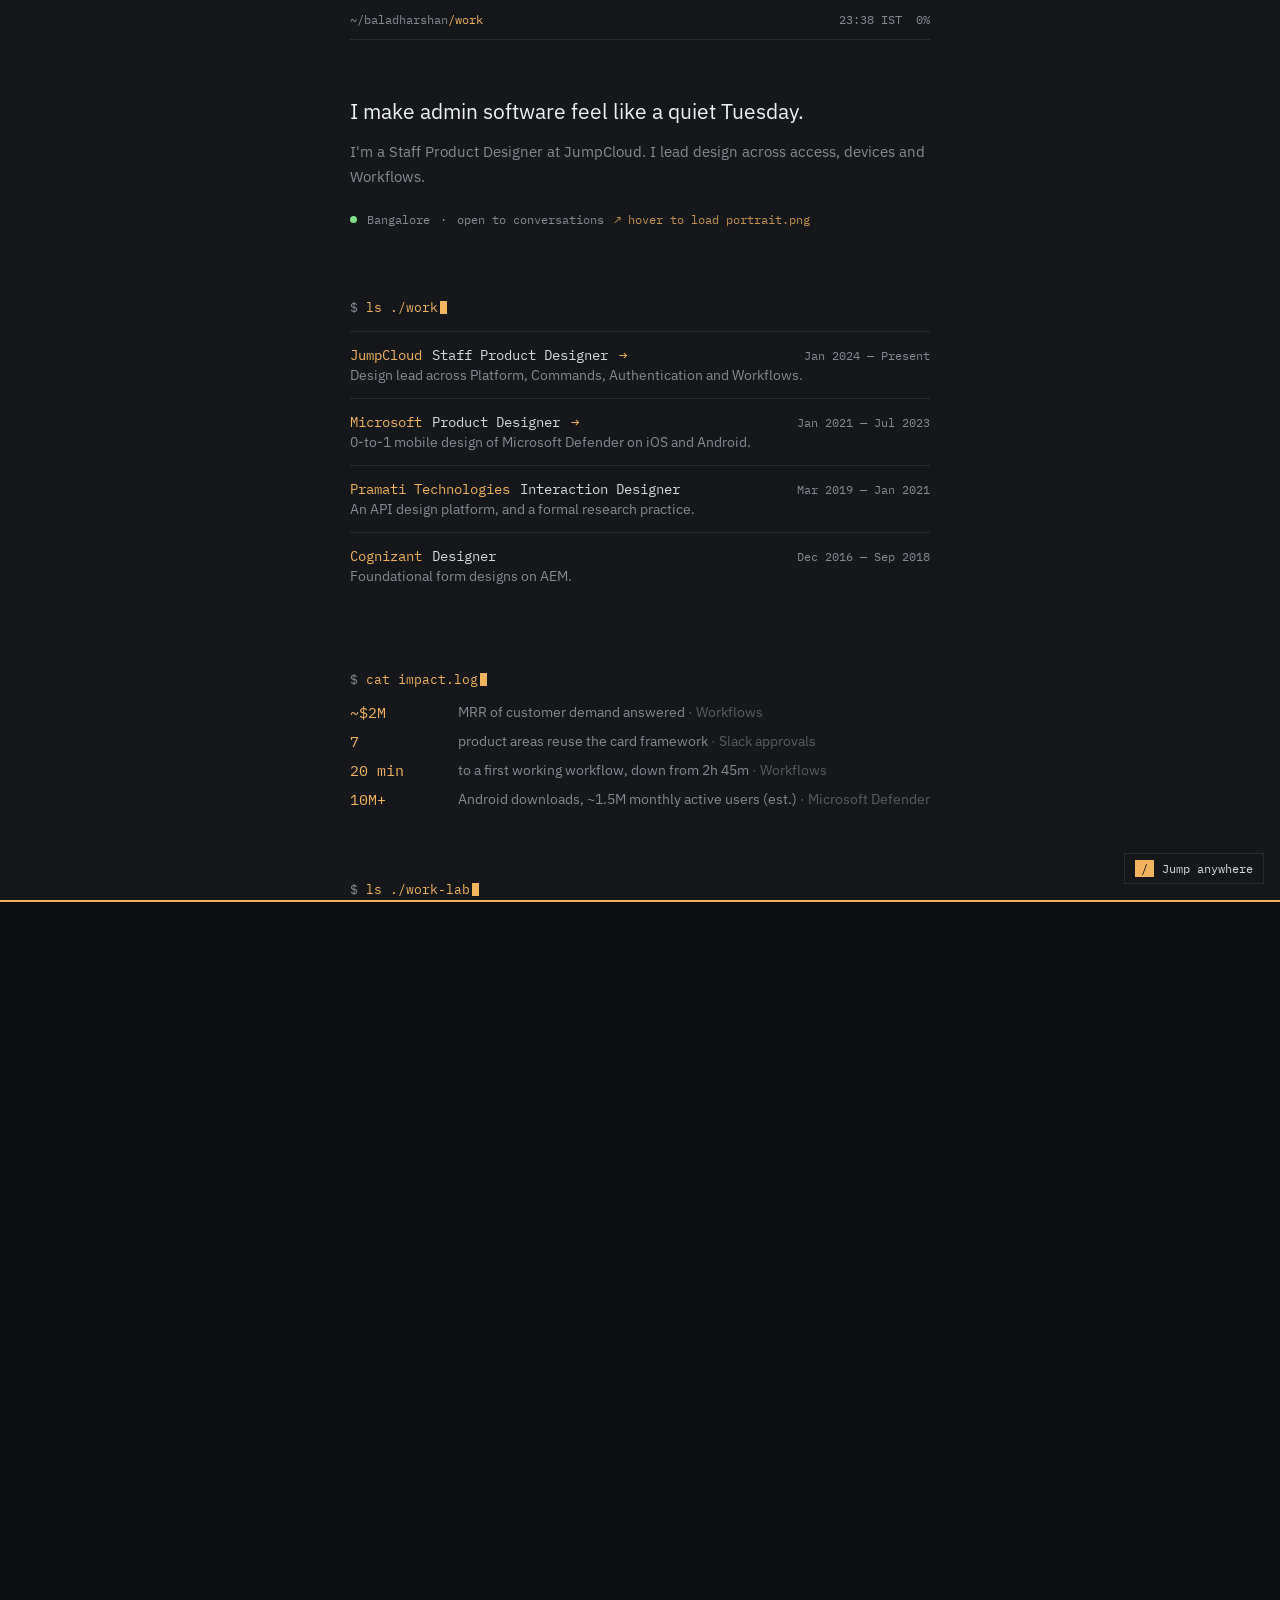
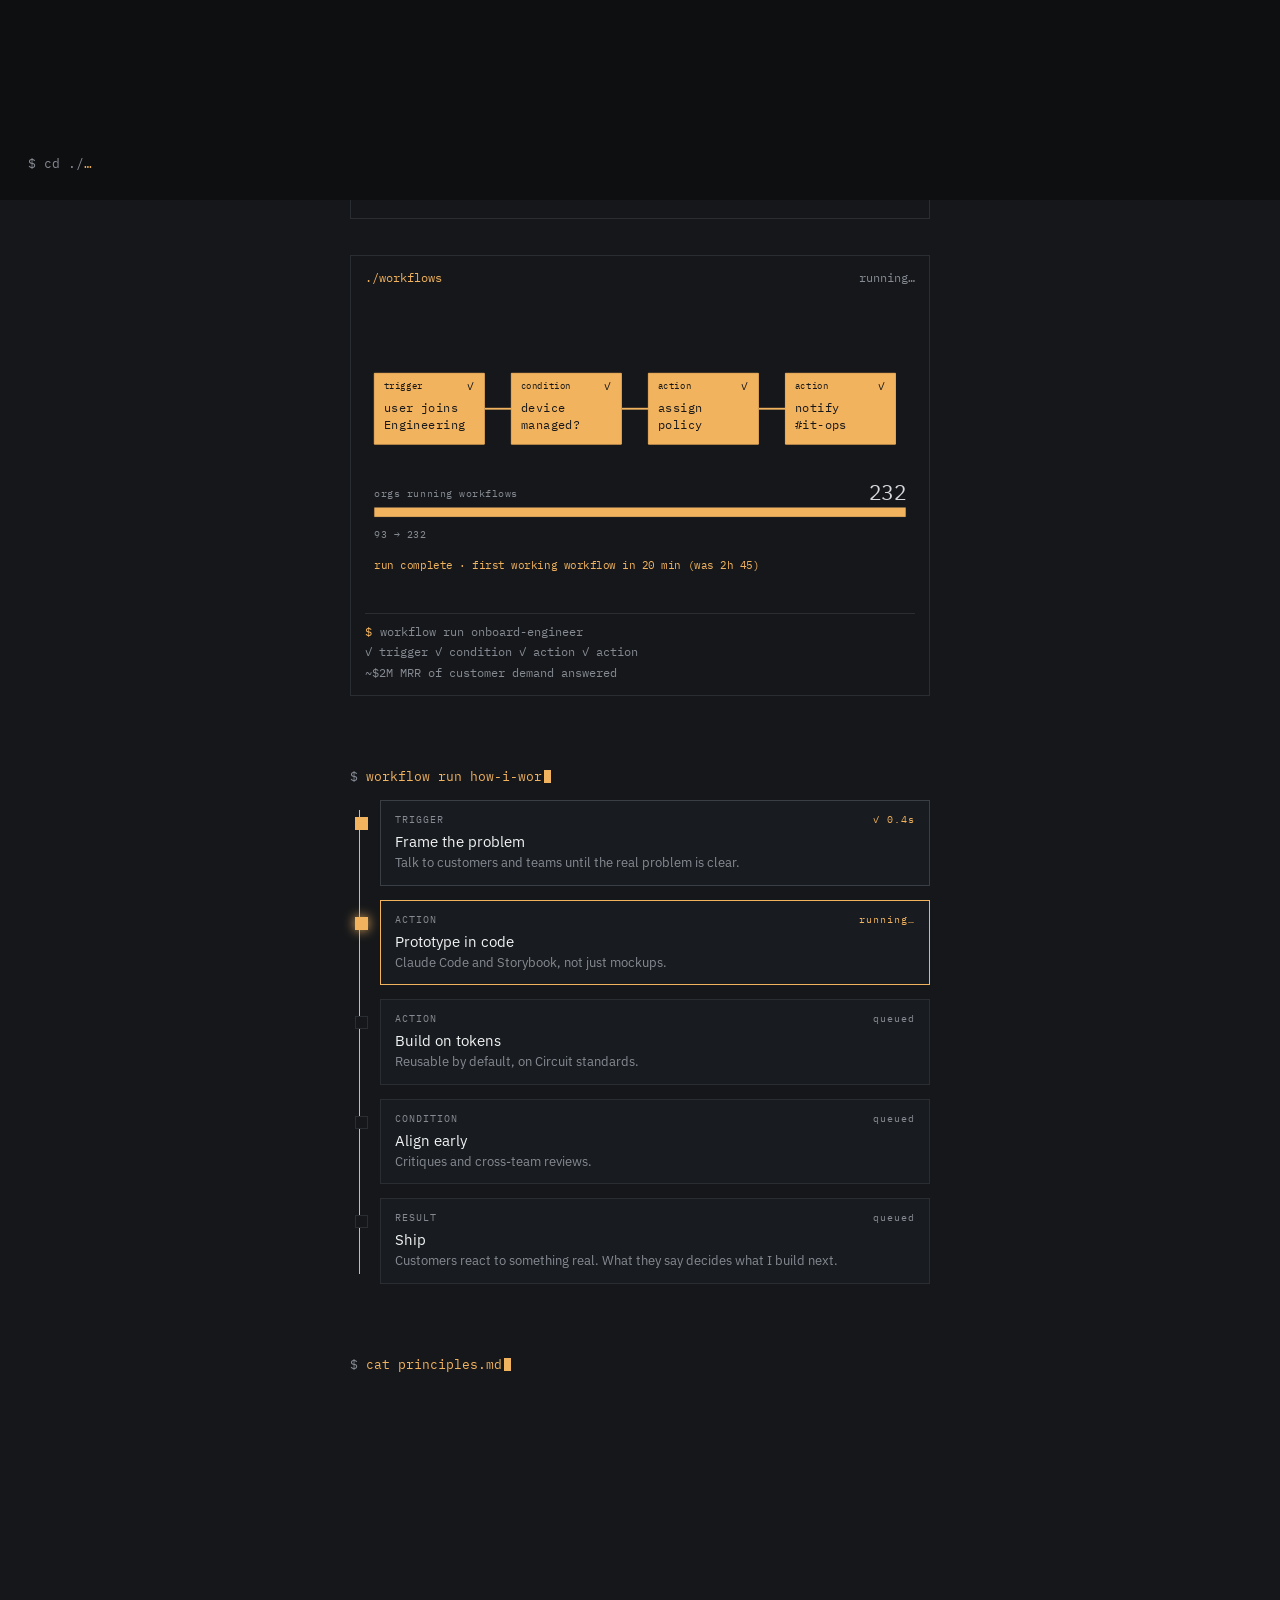
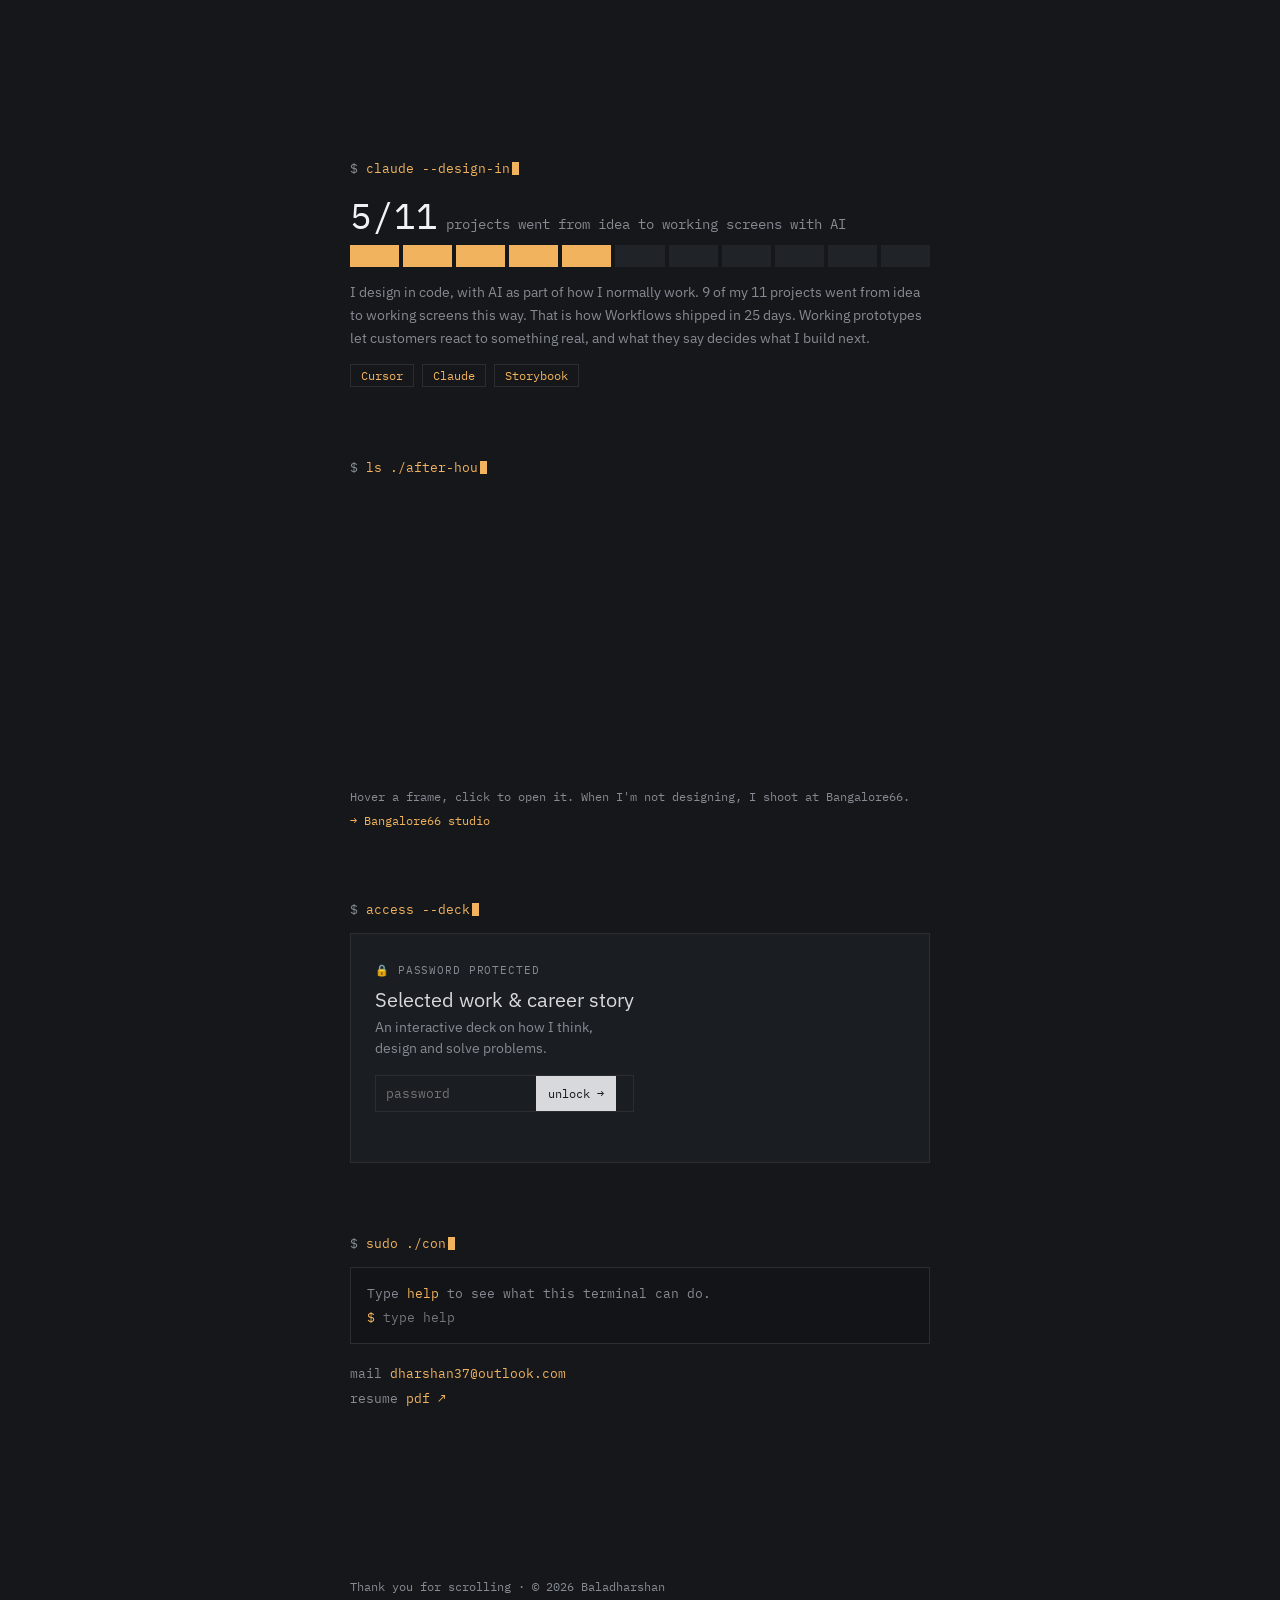
<file: 2-terminal-calm.html>
<!doctype html><html lang="en"><head><meta charset="utf-8"><meta name="viewport" content="width=device-width,initial-scale=1">
<title>Baladharshan — Staff Product Designer</title>
<meta name="description" content="Staff product designer at JumpCloud. Enterprise software, design systems, and designing in code.">
<link rel="preconnect" href="https://fonts.googleapis.com"><link rel="preconnect" href="https://fonts.gstatic.com" crossorigin>
<link href="https://fonts.googleapis.com/css2?family=IBM+Plex+Mono:wght@400&family=IBM+Plex+Sans:wght@400&family=Noto+Sans+Tamil&family=Noto+Sans+Telugu&family=Noto+Sans+Devanagari&family=Noto+Sans+Kannada&family=Noto+Sans+Malayalam&display=swap" rel="stylesheet">
<link rel="stylesheet" href="shared.css">
<style>
:root{--bg:#15171A;--fg:#D7D9DC;--muted:#868B93;--line:#2A2D32;--accent:#F2B35E;--ui:'IBM Plex Sans',system-ui,sans-serif;--mono:'IBM Plex Mono',ui-monospace,monospace;--wipe-bg:#0E0F11;--wipe-fg:var(--accent)}
::selection{background:var(--accent);color:#15171A}
main{max-width:620px;margin:0 auto;padding:80px 20px 140px}
#boot{font:13px/1.9 var(--mono);color:var(--muted);min-height:120px}
#boot .ok{color:var(--accent)}
#page{opacity:0;transition:opacity .8s}#page.on{opacity:1}
.wipe{border-top:2px solid var(--accent)}
.wipe span:before{content:"$ cd ./";color:var(--muted)}.wipe span:after{content:"…"}
/* status bar */
.status{position:sticky;top:0;background:var(--bg);font:12px var(--mono);color:var(--muted);padding:12px 0;border-bottom:1px solid var(--line);margin:-80px 0 56px;z-index:5;display:flex;justify-content:space-between;gap:12px}
.status b{color:var(--accent);font-weight:400}
.status .r{display:flex;gap:14px}
/* hero */
#hero{position:relative;outline:0}
h1{font:400 21px/1.45 var(--ui);color:#F1F2F3}
.sub{margin-top:14px;font-size:15px;line-height:1.65;color:var(--muted)}
.now{margin-top:22px;font:12px var(--mono);color:var(--muted);display:flex;gap:10px;align-items:center;flex-wrap:wrap}
.now i{width:7px;height:7px;border-radius:50%;background:#7EE08A;box-shadow:0 0 0 0 #7EE08A88;animation:pulse 2s infinite}
@keyframes pulse{70%{box-shadow:0 0 0 7px #7EE08A00}}
.now .tip{color:var(--accent);opacity:.8}
#pxwrap{position:absolute;left:calc(100% + 28px);top:-6px;width:204px;pointer-events:none}
#px{width:204px;height:240px;image-rendering:pixelated;display:block;opacity:0}#px.on{opacity:1}
#pxcap{font:11px var(--mono);color:var(--muted);margin-top:8px;min-height:14px}
@media(max-width:1060px){#pxwrap{left:auto;right:0;top:-96px;width:76px}#px{width:76px;height:90px}#pxcap{display:none}}
/* sections */
.prompt{font:13px var(--mono);color:var(--accent);margin:72px 0 14px;min-height:18px}.prompt:before{content:"$ ";color:var(--muted)}
.prompt .cur{display:inline-block;width:7px;height:13px;background:var(--accent);vertical-align:-2px;margin-left:2px;animation:bl 1s steps(1) infinite}
@keyframes bl{50%{opacity:0}}
.row{padding:14px 0;border-top:1px solid var(--line)}
.row .head{display:flex;justify-content:space-between;gap:16px;align-items:baseline}
.row h3{font:400 14px var(--mono)}.row h3 b{font-weight:400;color:var(--accent);margin-right:10px}
.row time{font:12px var(--mono);color:var(--muted)}
.row p{font-size:14px;color:var(--muted);margin-top:2px}
.row.lnk .head:hover h3:before{content:"> ";color:var(--accent);margin-left:-16px}
.row.lnk .tog{font-style:normal;transition:transform .2s;color:var(--accent);display:inline-block}.row.lnk .head:hover .tog{transform:translateX(4px)}
.kv{display:grid;grid-template-columns:92px 1fr;gap:10px 16px;font-size:14px}
.kv b{font:400 15px var(--mono);color:var(--accent)}.kv span{color:var(--muted)}.kv em{font-style:normal;opacity:.6}
/* workflow canvas */
.flow{position:relative;padding-left:30px}
.flow:before{content:"";position:absolute;left:9px;top:10px;bottom:10px;width:1px;background:var(--line)}
.flow .fill{position:absolute;left:9px;top:10px;width:1px;background:var(--accent);height:0;transition:height 3.2s linear}
.node{position:relative;border:1px solid var(--line);background:#181B1F;padding:12px 14px;margin-bottom:14px;transition:border-color .3s,background .3s}
.node:before{content:"";position:absolute;left:-26px;top:16px;width:11px;height:11px;border:1px solid var(--line);background:var(--bg);transition:all .3s}
.node .tag{font:10px var(--mono);letter-spacing:.1em;color:var(--muted);display:flex;justify-content:space-between}
.node .st{color:var(--muted)}
.node h4{font:400 15px var(--ui);margin:6px 0 2px;color:#F1F2F3}
.node p{font-size:13px;color:var(--muted);line-height:1.5}
.node.run{border-color:var(--accent)}.node.run:before{border-color:var(--accent);background:var(--accent);box-shadow:0 0 12px var(--accent)}
.node.run .st{color:var(--accent)}
.node.ok{border-color:#3a3f46}.node.ok:before{border-color:var(--accent);background:var(--accent)}.node.ok .st{color:var(--accent)}
/* principles */
.pr{display:grid;grid-template-columns:28px 1fr;gap:4px 8px;padding:12px 0;border-top:1px solid var(--line)}
.pr i{font:12px var(--mono);color:var(--accent);font-style:normal;padding-top:3px}.pr h4{font:400 15px var(--ui);color:#F1F2F3}.pr p{grid-column:2;font-size:14px;color:var(--muted);line-height:1.55}
/* ai */
.ai .cells{display:flex;gap:4px;margin:6px 0 14px}
.ai .cells span{flex:1;height:22px;background:#202328;transition:background .25s,transform .25s}
.ai .cells span.f{background:var(--accent);transform:scaleY(1)}
.ai .big{font:400 36px var(--mono);color:#F1F2F3}.ai .big small{font-size:14px;color:var(--muted);margin-left:8px}
.ai p{font-size:14px;line-height:1.65;color:var(--muted);margin-top:10px}
.chips{display:flex;gap:8px;margin-top:14px}.chips span{font:12px var(--mono);border:1px solid var(--line);padding:3px 10px;color:var(--accent)}
/* work lab: scroll-scrubbed scenes */
.wl{display:grid;gap:36px;margin:8px 0 0}
.wl-in{border:1px solid var(--line);padding:14px 14px 12px;background:var(--bg)}
.wl-h{display:flex;justify-content:space-between;font:12px var(--mono);color:var(--muted);margin-bottom:10px}.wl-h .t{color:var(--accent)}
.wl-in canvas{display:block;width:100%;height:330px}
.wl-log{font:12px/1.7 var(--mono);color:var(--muted);margin-top:10px;min-height:64px;border-top:1px solid var(--line);padding-top:8px}.wl-log i{color:var(--accent);font-style:normal;margin-right:8px}.wl-log b{color:var(--accent);font-weight:400}
.wl-hint{font:11px var(--mono);color:var(--muted);margin-top:4px}
/* photos */
.ph{display:grid;grid-template-columns:repeat(4,1fr);gap:8px}
.ph img{width:100%;aspect-ratio:1;object-fit:cover;background:#1c1f23;display:block;transition:transform .25s,outline-color .2s;outline:1px solid transparent;outline-offset:2px}
.ph img:hover,.ph img:focus-visible{transform:scale(1.04);outline-color:var(--accent)}
#phcap{font:12px var(--mono);color:var(--muted);margin-top:12px;min-height:18px}
.ph-link{font:12px var(--mono);color:var(--accent);margin-top:6px;display:inline-block}
@media(max-width:480px){.ph{grid-template-columns:repeat(2,1fr)}}
/* gate + terminal */
.gate{background:#1A1D21}
.term{font:13px/1.8 var(--mono);color:var(--muted);border:1px solid var(--line);padding:14px 16px;background:#121417;cursor:text}
#tout div{white-space:pre-wrap}#tout .c{color:var(--fg)}#tout .a{color:var(--accent)}
.tin{display:flex;gap:8px;color:var(--accent)}.tin input{flex:1;background:none;border:0;color:var(--fg);font:inherit;outline:0;caret-color:var(--accent)}
.mailrow{font:13px/1.9 var(--mono);color:var(--muted);margin-top:18px}.mailrow a{color:var(--accent)}
.thx{font:400 44px/1.2 var(--ui);color:#F1F2F3;margin-top:80px;min-height:56px}
.thx small{display:block;font:12px var(--mono);color:var(--muted);margin-top:8px}
footer{margin-top:32px;font:12px var(--mono);color:var(--muted)}
.hint b{color:#15171A}
</style><link rel="icon" type="image/svg+xml" href="data:image/svg+xml,%3Csvg xmlns='http://www.w3.org/2000/svg' viewBox='0 0 64 64'%3E%3Crect width='64' height='64' rx='14' fill='%23EEFF00'/%3E%3Ctext x='32' y='47' text-anchor='middle' font-family='Arial Narrow,Impact,Arial,sans-serif' font-weight='900' font-size='46' fill='%23211C2B'%3EB%3C/text%3E%3C/svg%3E">
</head><body>
<main>
<div id="boot"></div>
<div id="page">
  <div class="status"><span>~/baladharshan<b id="cur"></b></span><span class="r"><span id="clk"></span><span id="pct">0%</span></span></div>
  <div id="hero" tabindex="0" aria-label="Hover to load a portrait">
    <div data-drift="-0.1" data-fade="1"><h1 id="h"></h1></div><p class="sub" id="sub"></p>
    <div class="now"><i></i><span>Bangalore</span><span>·</span><span>open to conversations</span><span class="tip">↗ hover to load portrait.png</span></div>
    <div id="pxwrap" aria-hidden="true"><canvas id="px" width="272" height="320"></canvas><div id="pxcap"></div></div>
  </div>
  <div class="prompt" id="work">ls ./work</div><div id="rows"></div>
  <div class="prompt" id="impact">cat impact.log</div><div class="kv" id="kv"></div>
  <div class="prompt" id="lab">ls ./work-lab</div>
  <div class="wl" id="labs"></div>
  <div class="prompt" id="how">workflow run how-i-work</div><div class="flow" id="flow"><div class="fill"></div></div>
  <div class="prompt" id="beliefs">cat principles.md</div><div id="pr"></div>
  <div class="prompt" id="ai">claude --design-in-code</div>
  <div class="ai" id="aib"><div class="big"><span id="aicount">0</span>/<span id="aitot"></span><small>projects went from idea to working screens with AI</small></div><div class="cells" id="cells"></div><p id="aitext"></p><div class="chips" id="chips"></div></div>
  <div class="prompt" id="after">ls ./after-hours</div>
  <div class="ph" id="ph"></div><div id="phcap">Hover a frame, click to open it. When I'm not designing, I shoot at Bangalore66.</div><a class="ph-link" id="stu" target="_blank" rel="noopener"></a>
  <div class="prompt" id="deck">access --deck</div>
  <div class="gate"><div><small>🔒 Password protected</small><h3>Selected work &amp; career story</h3><p>An interactive deck on how I think, design and solve problems.</p>
  <form><input type="password" placeholder="password" aria-label="Password"><button>unlock →</button></form><div class="err"></div></div></div>
  <div class="prompt" id="contact">sudo ./contact</div>
  <div class="term" id="term"><div id="tout"></div><label class="tin">$<input id="tcmd" autocomplete="off" autocapitalize="off" spellcheck="false" aria-label="Terminal command" placeholder="type help"></label></div>
  <div class="mailrow">mail <a id="mail"></a><br>resume <a id="res" target="_blank">pdf ↗</a></div>
  <div class="thx" id="thx"></div>
  <footer>Thank you for scrolling · © 2026 Baladharshan</footer>
</div></main>
<script src="content.js"></script><script src="shared.js"></script><script src="pixel-portrait.js"></script>
<script>
const P=PF,$=id=>document.getElementById(id),reduce=matchMedia('(prefers-reduced-motion:reduce)').matches;
const THEMES={amber:'#F2B35E',green:'#7EE08A',pink:'#FF8FB1'};
const setTheme=n=>{if(!THEMES[n])return false;document.documentElement.style.setProperty('--accent',THEMES[n]);store.set('pf-theme',n);return true};
setTheme(store.get('pf-theme','amber'));
pageWipe();
// ---- content ----
$('rows').innerHTML=P.work.map(w=>w.detail
  ?`<div class="row lnk"><a class="head" data-go="${w.detail.slug}" href="company-terminal.html?c=${w.detail.slug}"><h3><b>${w.co}</b>${w.role} <i class="tog">→</i></h3><time>${w.when}</time></a><p>${w.line}</p></div>`
  :`<div class="row"><div class="head"><h3><b>${w.co}</b>${w.role}</h3><time>${w.when}</time></div><p>${w.line}</p></div>`).join('');
$('kv').innerHTML=P.impact.map(i=>`<b>${i.n}</b><span>${i.l} <em>· ${i.s}</em></span>`).join('');
const NODES=[['TRIGGER','Frame the problem',P.how[0][1],'0.4s'],['ACTION','Prototype in code',P.how[1][1],'1.2s'],['ACTION','Build on tokens',P.how[2][1],'0.8s'],['CONDITION','Align early',P.how[3][1],'0.3s'],['RESULT','Ship',"Customers react to something real. What they say decides what I build next.",'✓']];
$('flow').insertAdjacentHTML('beforeend',NODES.map(n=>`<div class="node"><div class="tag"><span>${n[0]}</span><span class="st">queued</span></div><h4>${n[1]}</h4><p>${n[2]}</p></div>`).join(''));
$('pr').innerHTML=P.principles.map((p,i)=>`<div class="pr"><i>0${i+1}</i><h4>${p[0]}</h4><p>${p[1]}</p></div>`).join('');
$('aitot').textContent=P.ai.total;$('aitext').textContent=P.ai.text;
$('cells').innerHTML=Array.from({length:P.ai.total},()=>'<span></span>').join('');
$('chips').innerHTML=P.ai.tools.map(t=>`<span>${t}</span>`).join('');
$('ph').innerHTML=P.photos.map((p,i)=>`<img src="${p.src}" data-src="${p.src}" data-cap="${p.cap}" data-i="${i}" alt="${p.cap}" loading="lazy">`).join('');
$('stu').textContent='→ '+P.studio.name+' studio';$('stu').href=P.studio.url;
$('h').textContent=P.intro;$('sub').textContent=P.sub;
$('mail').textContent=P.email;$('mail').href='mailto:'+P.email;$('res').href=P.resume;
clock($('clk'));thanksLoop($('thx'));$('thx').classList.add('thx');
$('thx').insertAdjacentHTML('afterend','');
gate(document.querySelector('.gate'));
// ---- 8-bit portrait on hover ----
pixelPortrait({src:'img/portrait.jpg',canvas:$('px'),caption:$('pxcap'),hover:$('hero'),crop:{x:330,y:140,w:694,h:817}});
// ---- photo contact sheet: each frame resolves from pixels when it scrolls in ----
lightbox('#ph img');
document.querySelectorAll('#ph img').forEach(c=>{
  const p=P.photos[c.dataset.i];
  c.onmouseenter=()=>$('phcap').textContent=p.cap;c.onmouseleave=()=>$('phcap').textContent="Hover a frame, click to open it. When I'm not designing, I shoot at Bangalore66.";
});
// ---- workflow run: nodes execute one after another ----
let ran=false;
new IntersectionObserver((es,io)=>es.forEach(e=>{if(!e.isIntersecting||ran)return;ran=true;io.disconnect();
  const ns=[...document.querySelectorAll('.node')],fill=document.querySelector('.fill');
  fill.style.height=(document.getElementById('flow').offsetHeight-20)+'px';
  ns.forEach((n,i)=>{const t=reduce?0:i*650;
    setTimeout(()=>{n.classList.add('run');n.querySelector('.st').textContent='running…'},t);
    setTimeout(()=>{n.classList.replace('run','ok');n.querySelector('.st').textContent=NODES[i][3]==='✓'?'✓ done':'✓ '+NODES[i][3]},t+(reduce?0:520))});
}),{threshold:.25}).observe($('flow'));
// ---- AI cells fill + counter ----
let aid=false;
new IntersectionObserver((es,io)=>es.forEach(e=>{if(!e.isIntersecting||aid)return;aid=true;io.disconnect();
  [...document.querySelectorAll('#cells span')].slice(0,P.ai.done).forEach((c,i)=>setTimeout(()=>{c.classList.add('f');$('aicount').textContent=i+1},reduce?0:i*110))}),{threshold:.5}).observe($('aib'));
// ---- scroll behaviours ----
progress();drift();countUps('.kv b');
const names={work:'/work',impact:'/impact',how:'/how',beliefs:'/principles',ai:'/ai',after:'/after-hours',deck:'/deck',contact:'/contact'};
spy(Object.keys(names),id=>$('cur').textContent=id?names[id]:'');
addEventListener('scroll',()=>{const h=document.documentElement;$('pct').textContent=Math.round(scrollY/(h.scrollHeight-innerHeight||1)*100)+'%'},{passive:true});
document.querySelectorAll('.prompt').forEach(p=>{p.dataset.t=p.textContent;p.textContent=''});
document.querySelectorAll('.row,.kv>*,.pr,.gate,.ph img,.mailrow,.term').forEach(e=>e.classList.add('rv'));
const typeIO=new IntersectionObserver(es=>es.forEach(e=>{if(!e.isIntersecting)return;typeIO.unobserve(e.target);const el=e.target,t=el.dataset.t;let i=0;
  const tk=()=>{i++;el.innerHTML=t.slice(0,i)+'<span class="cur"></span>';if(i<t.length)setTimeout(tk,reduce?0:32)};tk()}),{threshold:1});
document.querySelectorAll('.prompt').forEach(p=>typeIO.observe(p));
// ---- interactive terminal ----
const out=$('tout'),inp=$('tcmd'),hist=[];let hi=0;
const say=(t,c)=>{const d=document.createElement('div');if(c)d.className=c;d.innerHTML=t;out.append(d)};
const go=(href,label)=>{const a=document.createElement('a');a.href=href;a.dataset.go=label;a.style.display='none';document.body.append(a);a.click()};
const CMDS={
  help:()=>say('commands: <span class="a">whoami  work  impact  principles  photos  jumpcloud  microsoft  resume  mail  theme  thanks  clear</span>\ntry <span class="a">sudo hire-me</span>'),
  whoami:()=>say(P.full+' — '+P.role+' at '+P.company+'. '+P.sub),
  ls:()=>say('work/  impact.log  principles.md  after-hours/  deck/','a'),
  work:()=>{say('JumpCloud, Microsoft, Pramati Technologies, Cognizant. Scrolling you there.');$('work').scrollIntoView({behavior:'smooth'})},
  impact:()=>{P.impact.forEach(i=>say(i.n.padEnd(8)+i.l+' <span style="opacity:.6">· '+i.s+'</span>'));},
  principles:()=>P.principles.forEach((p,i)=>say('0'+(i+1)+' '+p[0])),
  photos:()=>{say('developing film…');$('after').scrollIntoView({behavior:'smooth'})},
  jumpcloud:()=>{say('cd ./jumpcloud');setTimeout(()=>go('company-terminal.html?c=jumpcloud','jumpcloud'),300)},
  microsoft:()=>{say('cd ./microsoft');setTimeout(()=>go('company-terminal.html?c=microsoft','microsoft'),300)},
  resume:()=>{say('opening resume.pdf');window.open(P.resume,'_blank')},
  mail:()=>{say('opening mail client…');location.href='mailto:'+P.email},
  thanks:()=>say(P.thanks.join('  ·  '),'a'),
  clear:()=>{out.innerHTML=''},
  theme:a=>{if(!a){say('themes: '+Object.keys(THEMES).join(', ')+'. usage: <span class="a">theme green</span>');return}say(setTheme(a)?'theme set to '+a:'unknown theme: '+a)},
  'sudo hire-me':()=>{say('[sudo] password for recruiter: ********','c');say('permission granted. when can you start?','a');setTimeout(()=>location.href='mailto:'+P.email+'?subject=Let%27s%20talk',900)}
};
$('term').addEventListener('click',()=>inp.focus());
inp.addEventListener('keydown',e=>{
  e.stopPropagation();
  if(e.key==='Enter'){const v=inp.value.trim();inp.value='';if(!v)return;hist.push(v);hi=hist.length;say('$ '+v,'c');
    const [c,...r]=v.split(/\s+/);const full=v.toLowerCase();
    (CMDS[full]||CMDS[c.toLowerCase()]||(()=>say('command not found: '+c+'. try <span class="a">help</span>')))(r.join(' '))}
  else if(e.key==='ArrowUp'){e.preventDefault();if(hi>0)inp.value=hist[--hi]}
  else if(e.key==='ArrowDown'){e.preventDefault();inp.value=hist[++hi]||'';}
});
say('Type <span class="a">help</span> to see what this terminal can do.');
// ---- palette ----
palette([{l:'ls ./work',h:'§',go:jump('work')},{l:'cat impact.log',h:'§',go:jump('impact')},{l:'how i work',h:'§',go:jump('how')},{l:'after hours',h:'§',go:jump('after')},{l:'access --deck',h:'🔒',go:jump('deck')},{l:'JumpCloud',h:'→',go:()=>go('company-terminal.html?c=jumpcloud','jumpcloud')},{l:'Microsoft',h:'→',go:()=>go('company-terminal.html?c=microsoft','microsoft')},{l:'contact',h:'§',go:jump('contact')}]);
// ---- boot sequence ----
const lines=['resolving profile','loading work (4)','compiling impact','mounting portrait.png'];const b=$('boot');
let n=0;const step=()=>{if(n<lines.length){b.innerHTML+=`${lines[n]}… <span class="ok">ok</span><br>`;n++;setTimeout(step,reduce?0:340)}else{setTimeout(()=>{b.remove();$('page').classList.add('on');reveal()},reduce?0:300)}};
step();
</script><script src="lab.js"></script></body></html>
</file>
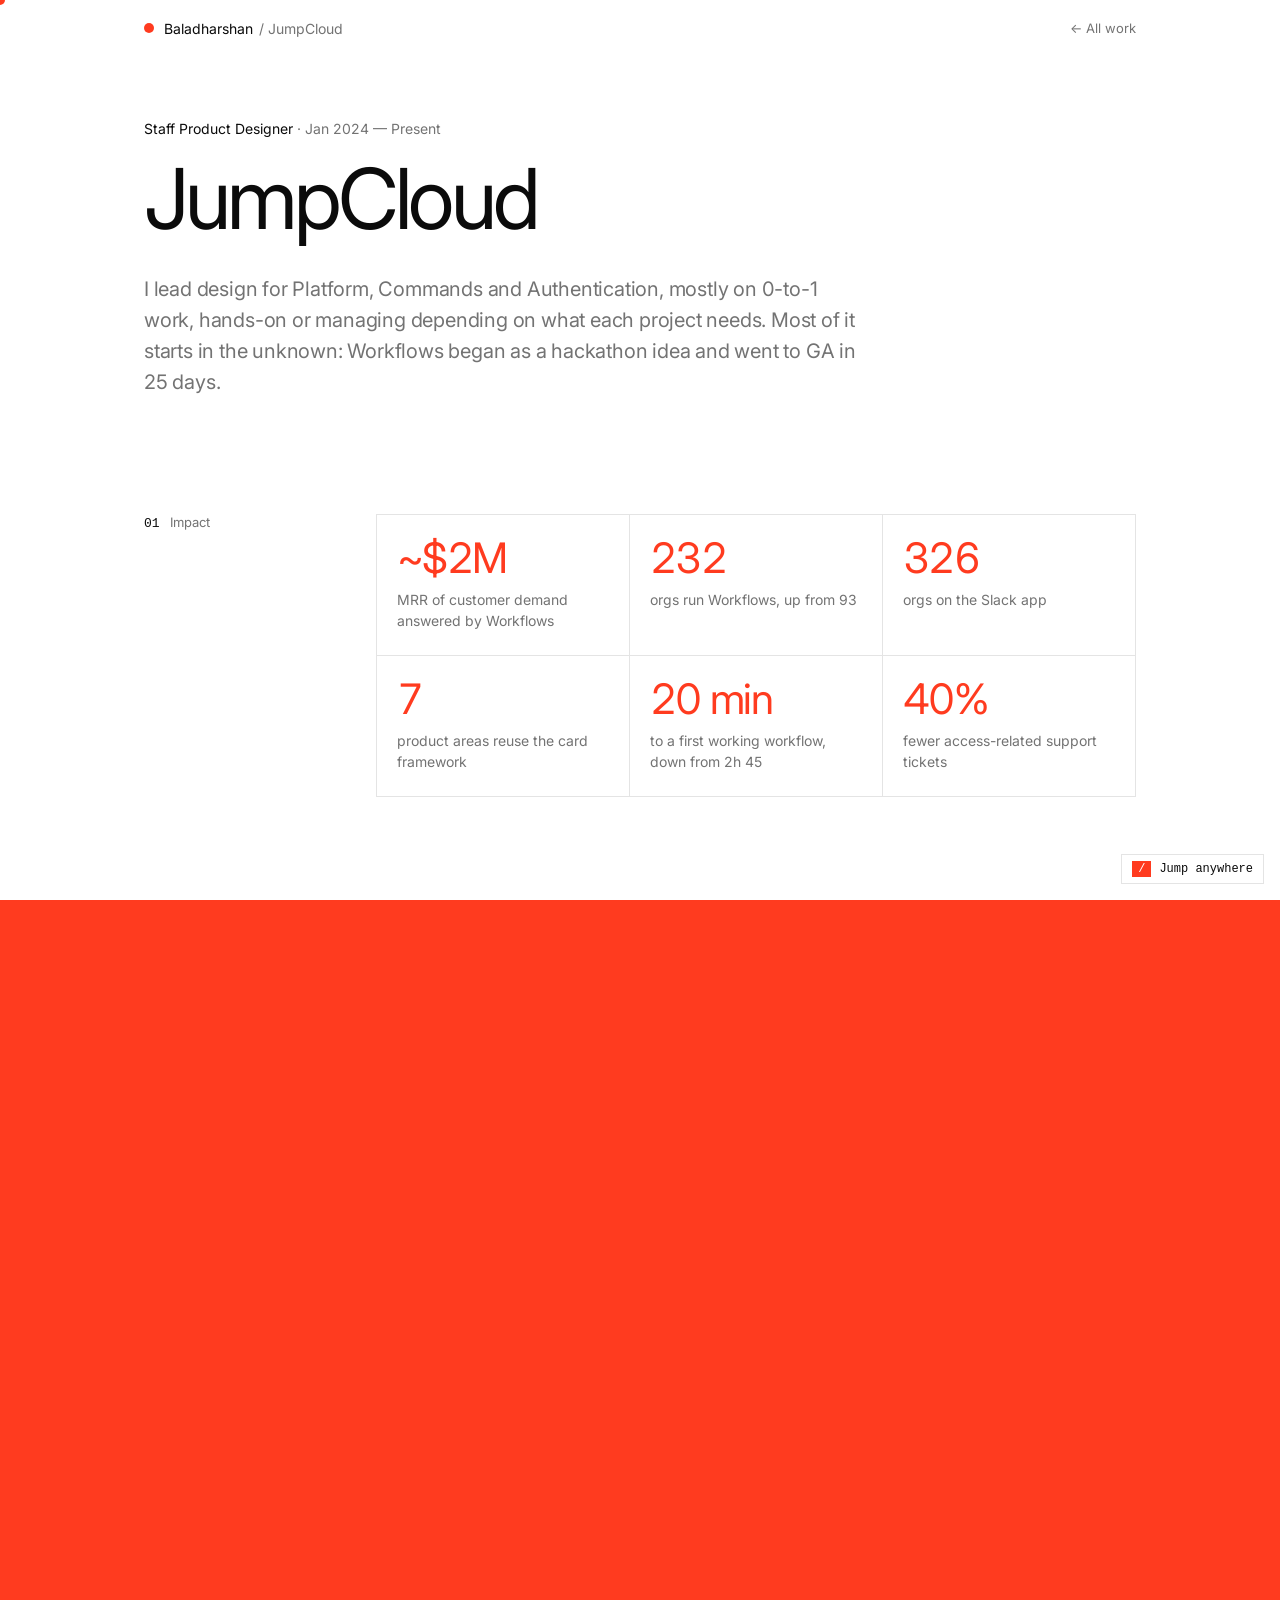
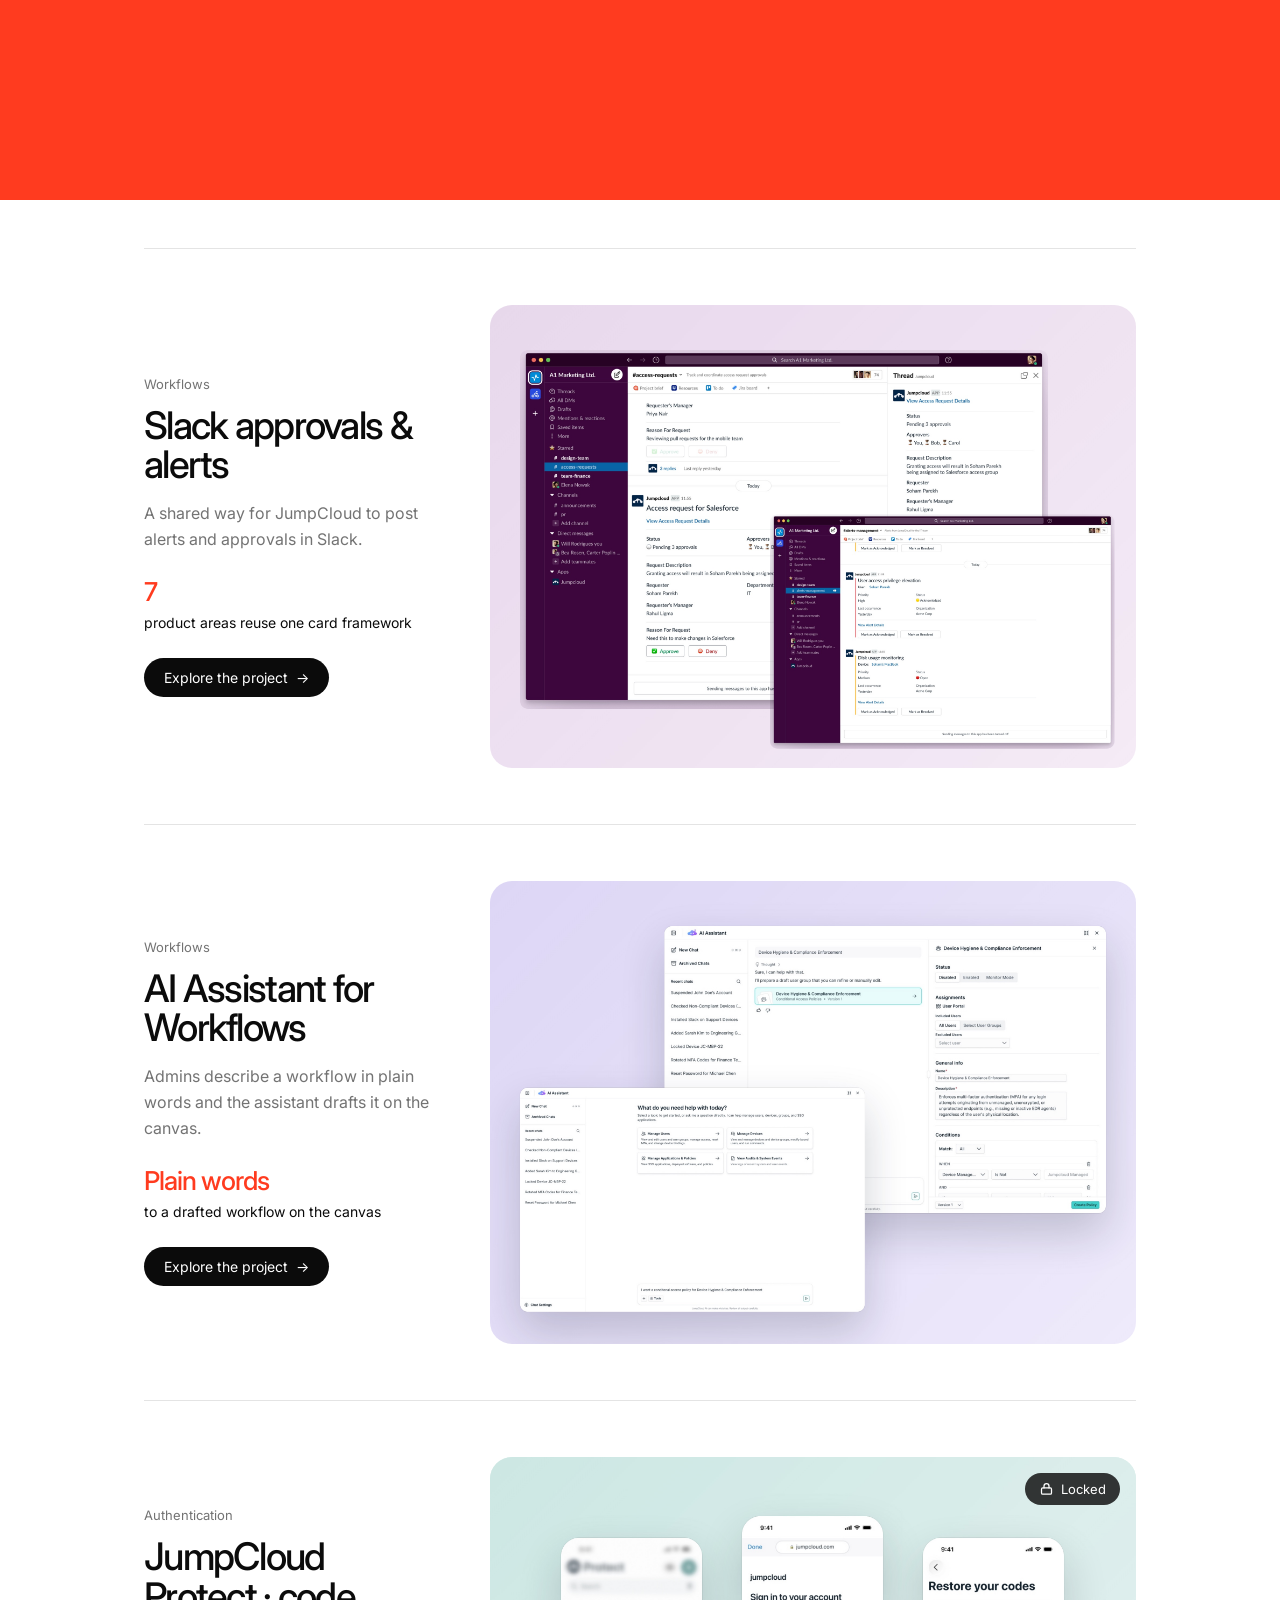
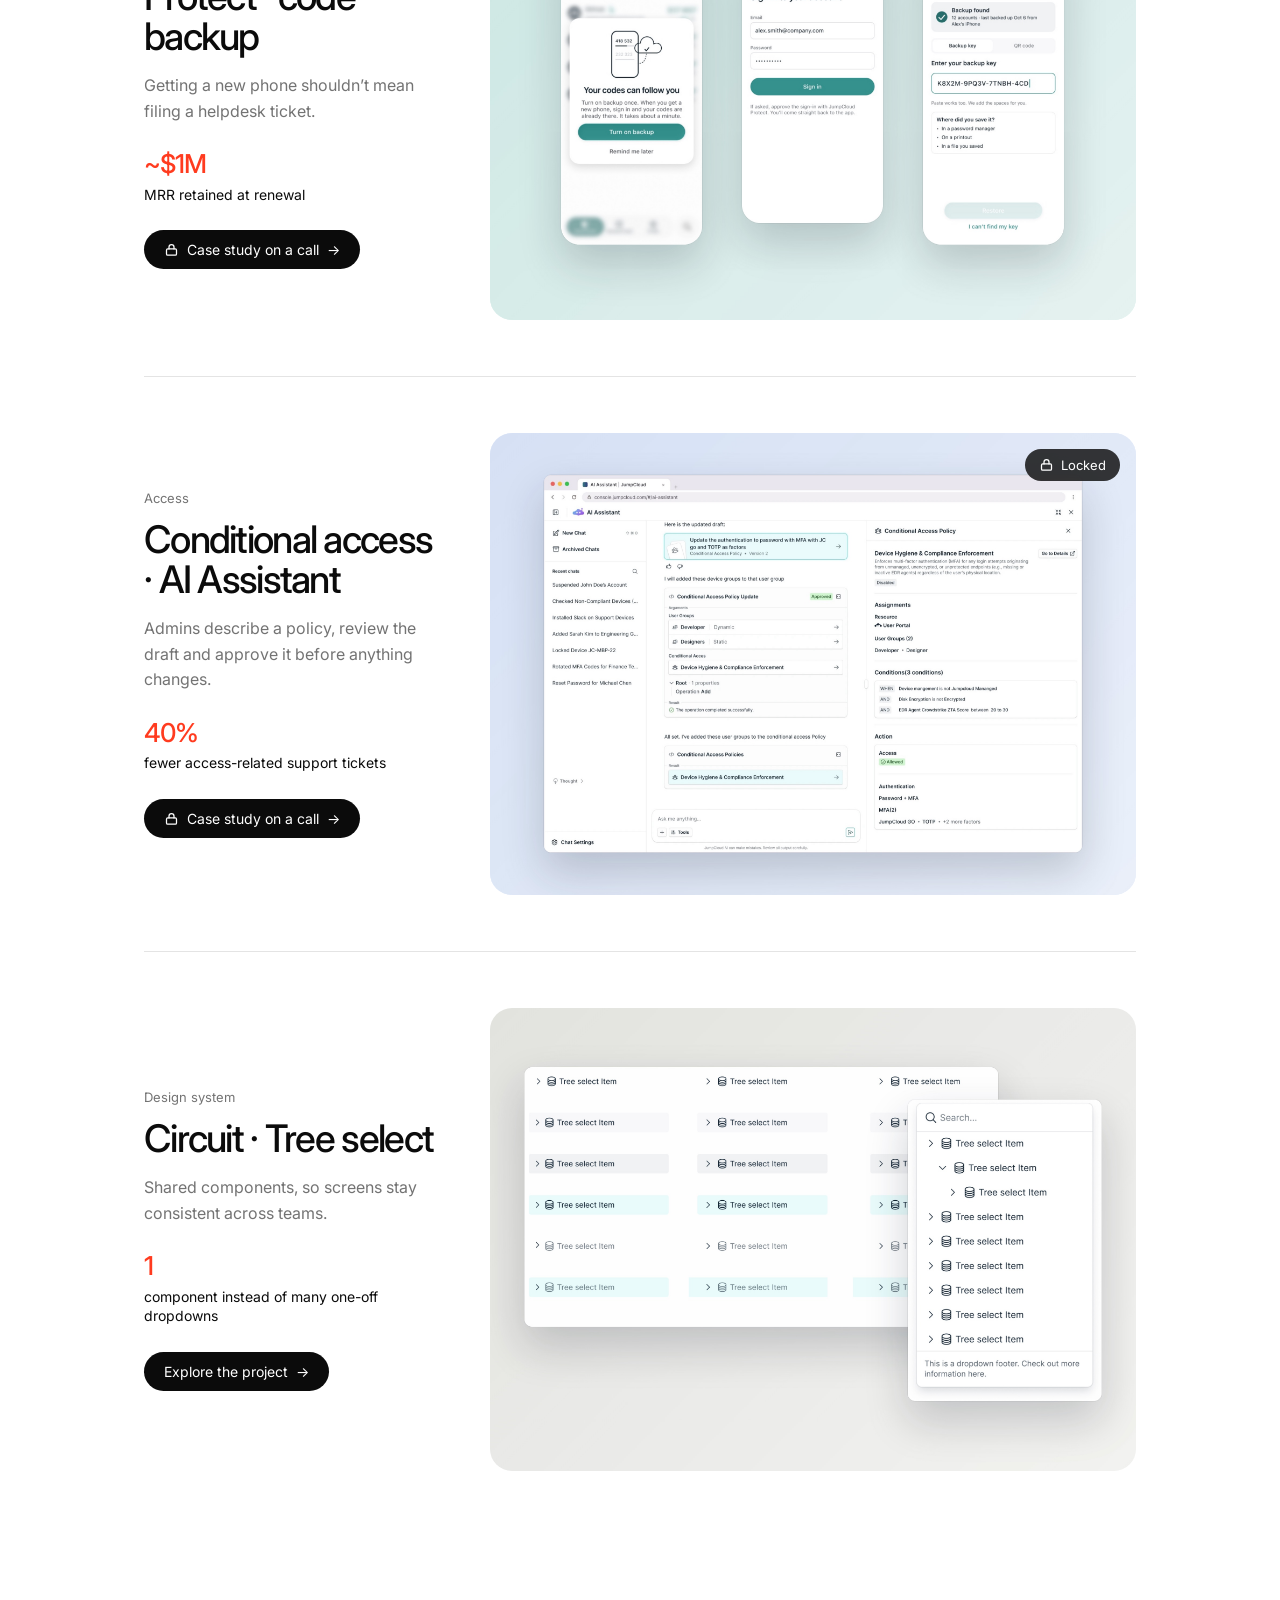
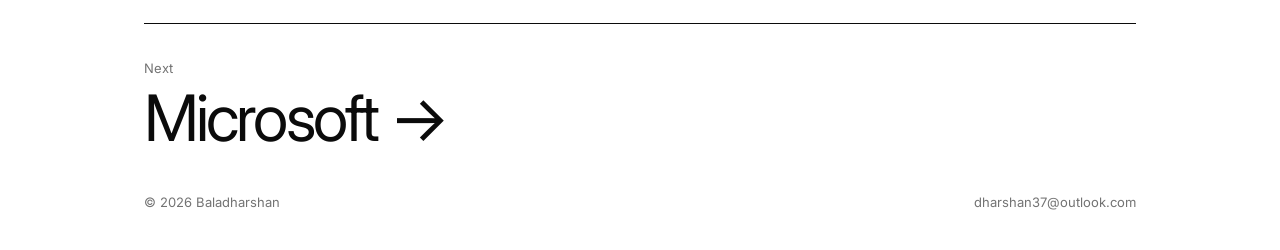
<file: company-swiss.html>
<!doctype html><html lang="en"><head><meta charset="utf-8"><meta name="viewport" content="width=device-width,initial-scale=1">
<title>Baladharshan — Work</title>
<link rel="preconnect" href="https://fonts.googleapis.com"><link rel="preconnect" href="https://fonts.gstatic.com" crossorigin>
<link href="https://fonts.googleapis.com/css2?family=Inter:wght@300;400;500&display=swap" rel="stylesheet">
<link rel="stylesheet" href="shared.css">
<style>
:root{--bg:#FFFFFF;--fg:#0B0B0B;--muted:#737373;--line:#E4E4E4;--accent:#FF3B1F;--accent-ink:#fff;--ui:'Inter',system-ui,sans-serif;--mono:ui-monospace,'SF Mono',Menlo,monospace;--wipe-bg:#FF3B1F;--wipe-fg:#fff;--wipe-font:400 clamp(40px,9vw,120px)/1 'Inter',sans-serif}
::selection{background:var(--accent);color:#fff}
body{overflow-x:hidden}
@media(hover:hover){body,a,button,input{cursor:none}}
#cur-dot{position:fixed;left:0;top:0;width:10px;height:10px;border-radius:50%;background:var(--accent);pointer-events:none;z-index:60;transition:width .2s,height .2s,opacity .2s;margin:-5px 0 0 -5px}
#cur-dot.big{width:56px;height:56px;margin:-28px 0 0 -28px;opacity:.9}
@media(hover:none){#cur-dot{display:none}}
.wrap{max-width:1040px;margin:0 auto;padding:0 24px}
.top{position:sticky;top:0;z-index:20;background:var(--bg)}
.top .wrap{display:flex;justify-content:space-between;align-items:center;height:56px;font-size:14px}
.top .l{display:flex;align-items:center}.dot{display:inline-block;width:10px;height:10px;border-radius:50%;background:var(--accent);margin-right:10px}
.top a:hover{color:var(--accent)}.top .r{color:var(--muted);font-size:13px}
.hero{padding:64px 0 0}
.eyebrow{font-size:14px;color:var(--muted);margin-bottom:20px}.eyebrow b{font-weight:400;color:var(--fg)}
.ln{display:block;overflow:hidden;padding-bottom:.06em}
.ln>span{display:block;transform:translateY(105%);animation:up .95s cubic-bezier(.2,.8,.2,1) forwards;animation-delay:.25s}
@keyframes up{to{transform:none}}
@media (prefers-reduced-motion:reduce){.ln>span{animation:none;transform:none}}
h1{font-weight:400;font-size:clamp(40px,7vw,84px);line-height:1;letter-spacing:-.045em}
.sum{margin-top:28px;max-width:56ch;font-size:clamp(17px,1.8vw,20px);line-height:1.55;letter-spacing:-.01em;color:var(--muted)}
.grid{display:grid;grid-template-columns:200px minmax(0,1fr);gap:16px 32px;padding-top:20px;margin-top:96px}
.grid>.lab{font-size:13px;color:var(--muted);position:sticky;top:76px;align-self:start}.lab i{font-style:normal;font-family:var(--mono);margin-right:10px;color:var(--fg)}
@media(max-width:720px){.grid{grid-template-columns:minmax(0,1fr)}.grid>.lab{position:static}}
.ims{display:grid;grid-template-columns:repeat(auto-fit,minmax(200px,1fr));gap:1px;background:var(--line);border:1px solid var(--line)}
.im{background:var(--bg);padding:22px 20px 24px;display:flex;flex-direction:column;gap:10px;transition:background .25s}
.im:hover{background:#FAFAFA}
.im b{font-weight:400;font-size:clamp(30px,3.6vw,42px);letter-spacing:-.04em;line-height:1;font-variant-numeric:tabular-nums;color:var(--accent)}
.im span{font-size:14px;color:var(--muted);line-height:1.5}.im em{font-style:normal;font-size:11px;border:1px solid var(--line);border-radius:99px;padding:1px 8px;margin-left:4px;color:var(--fg)}
.did{list-style:none}.did li{display:grid;grid-template-columns:40px 1fr;padding:16px 0;border-bottom:1px solid var(--line);font-size:16px;letter-spacing:-.005em;line-height:1.55}
.did li:first-child{padding-top:0}.did li i{font:12px var(--mono);font-style:normal;color:var(--accent);padding-top:4px}
.sel{margin-top:120px}
.sel-h{font-size:13px;color:var(--muted);padding-top:0;margin-bottom:8px}
.fr{display:grid;grid-template-columns:minmax(0,.62fr) minmax(0,1.38fr);gap:56px;align-items:center;padding:56px 0;border-top:1px solid var(--line)}
.fr .t small{display:block;font-size:13px;color:var(--muted);margin-bottom:14px}
.fr .t h3{font-weight:500;font-size:clamp(26px,3.4vw,38px);letter-spacing:-.045em;line-height:1.05}
.fr .t p{font-size:16px;line-height:1.6;color:var(--muted);margin-top:16px;max-width:36ch}
.fr .t .m{margin-top:22px;font-size:14px;line-height:1.4}.fr .t .m b{display:block;font-weight:500;font-size:26px;letter-spacing:-.04em;color:var(--accent);margin-bottom:2px}
.fr .t .go{display:inline-flex;align-items:center;gap:8px;margin-top:26px;background:var(--fg);color:#fff;font-size:14px;padding:11px 20px;border-radius:99px;transition:background .25s,gap .25s}
.fr:hover .go{background:var(--accent);gap:14px}
.fr .fi{background:var(--cbg);border-radius:22px;overflow:hidden}
.fr .fi img{display:block;width:100%;aspect-ratio:1200/860;object-fit:cover;transition:transform .9s cubic-bezier(.2,.8,.2,1)}
.fr:hover .fi img{transform:scale(1.03)}
.fr .fi{position:relative}.fr .lk{position:absolute;top:16px;right:16px;display:inline-flex;align-items:center;gap:7px;background:rgba(11,11,11,.82);color:#fff;font-size:13px;padding:8px 14px;border-radius:99px;backdrop-filter:blur(6px)}
.fr.locked .fi img{filter:saturate(.85)}
@media(max-width:820px){.fr{grid-template-columns:1fr;gap:24px;padding:40px 0}.fr .fi{order:-1}}

.next{display:block;margin-top:96px;padding:36px 0 44px;border-top:1px solid var(--fg);transition:background .25s,color .25s,padding .35s}
.next small{display:block;font-size:13px;color:var(--muted);margin-bottom:10px}
.next b{display:block;font-weight:400;font-size:clamp(32px,6vw,64px);letter-spacing:-.045em;line-height:1}
.next:hover{background:var(--accent);color:#fff;padding-left:24px;padding-right:24px}.next:hover small{color:#fffc}
footer{margin:0 0 40px;font-size:13px;color:var(--muted);display:flex;justify-content:space-between}
</style><link rel="icon" type="image/svg+xml" href="data:image/svg+xml,%3Csvg xmlns='http://www.w3.org/2000/svg' viewBox='0 0 64 64'%3E%3Crect width='64' height='64' rx='14' fill='%23FF3B1F'/%3E%3Ctext x='32' y='47' text-anchor='middle' font-family='Inter,Arial,sans-serif' font-weight='800' font-size='44' fill='%23fff'%3EB%3C/text%3E%3C/svg%3E">
</head><body>
<div id="cur-dot"></div>
<header class="top"><div class="wrap"><div class="l"><span class="dot"></span><a data-go="Work" href="index.html#work">Baladharshan</a><span style="color:var(--muted);margin-left:6px" id="cur"></span></div><div class="r"><a data-go="Work" href="index.html#work">← All work</a></div></div></header>
<main class="wrap">
  <section class="hero">
    <div class="eyebrow" id="eb"></div>
    <div data-drift="-0.08" data-fade="1"><h1 id="h"></h1></div>
    <p class="sum rv" id="sum"></p>
  </section>
  <div class="grid"><div class="lab rv"><i>01</i>Impact</div><div class="ims" id="im"></div></div>
  <div class="grid"><div class="lab rv"><i>02</i>What I did</div><ol class="did" id="did"></ol></div>
  <section class="sel" id="pjs"><div class="sel-h">Projects · open one to see how it was made</div><div id="pl"></div></section>
  <a class="next" id="next"></a>
  <footer><span>© 2026 Baladharshan</span><a id="mail"></a></footer>
</main>
<script src="content.js"></script><script src="projects.js"></script><script src="shared.js"></script><script src="pixel-portrait.js"></script>
<script>
const P=PF,$=id=>document.getElementById(id),pad=n=>String(n).padStart(2,'0');
pageWipe();
const list=P.work.filter(w=>w.detail),slug=new URLSearchParams(location.search).get('c');
let idx=list.findIndex(w=>w.detail.slug===slug);if(idx<0)idx=0;const w=list[idx],d=w.detail,o=list[(idx+1)%list.length];
document.title=w.co+' — Baladharshan';
$('eb').innerHTML=`<b>${w.role}</b> · ${w.when}`;
$('h').innerHTML=`<span class="ln"><span>${w.co}</span></span>`;$('h').setAttribute('aria-label',w.co);
$('sum').textContent=d.summary;
$('cur').textContent=' / '+w.co;
$('im').innerHTML=d.impact.map(i=>`<div class="im rv"><b data-c>${i.n}</b><span>${i.l}${i.est?' <em>est.</em>':''}</span></div>`).join('');
$('did').innerHTML=d.did.map((t,i)=>`<li class="rv"><i>${pad(i+1)}</i>${t}</li>`).join('');
const LOCKED=['conditional-access','protect'];
const LOCK='<svg viewBox="0 0 24 24" width="15" height="15" fill="none" stroke="currentColor" stroke-width="2" stroke-linecap="round" stroke-linejoin="round" aria-hidden="true"><rect x="4" y="11" width="16" height="10" rx="2"/><path d="M8 11V8a4 4 0 0 1 8 0v3"/></svg>';
$('pl').innerHTML=PJ.filter(x=>x.co===d.slug).map(x=>{const lk=LOCKED.includes(x.slug);return `<a class="fr rv${lk?' locked':''}" ${lk?'data-go="Home / Case studies" href="index.html#deck"':`data-go="${x.name}" href="project-swiss.html?p=${x.slug}"`}><div class="t"><small>${x.area}</small><h3>${x.name}</h3><p>${x.line}</p><div class="m"><b>${x.metric}</b>${x.metricL}</div><span class="go">${lk?LOCK+' Case study on a call <i style="font-style:normal">→</i>':'Explore the project <i style="font-style:normal">→</i>'}</span></div><div class="fi" style="--cbg:${x.bg}"><img src="thumbs/cards/${x.slug}.jpg" alt="${x.name}" loading="lazy">${lk?`<span class="lk">${LOCK} Locked</span>`:''}</div></a>`}).join('');
$('next').innerHTML=`<small>Next</small><b>${o.co} →</b>`;$('next').href='company-swiss.html?c='+o.detail.slug;$('next').dataset.go=o.co;
if(list.length<2)$('next').remove();
$('mail').textContent=P.email;$('mail').href='mailto:'+P.email;
progress();drift();countUps('[data-c]');reveal();
const dot=$('cur-dot');let mx=0,my=0,dx=0,dy=0;addEventListener('mousemove',e=>{mx=e.clientX;my=e.clientY});
(function loop(){dx+=(mx-dx)*.22;dy+=(my-dy)*.22;dot.style.transform='translate('+dx+'px,'+dy+'px)';requestAnimationFrame(loop)})();
document.addEventListener('mouseover',e=>dot.classList.toggle('big',!!e.target.closest('a.next,.fr')));
palette([{l:'All work',h:'←',go:()=>location.href='index.html#work'}].concat(list.map(x=>({l:x.co,h:'→',go:()=>location.href='company-swiss.html?c='+x.detail.slug}))));
</script></body></html>
</file>
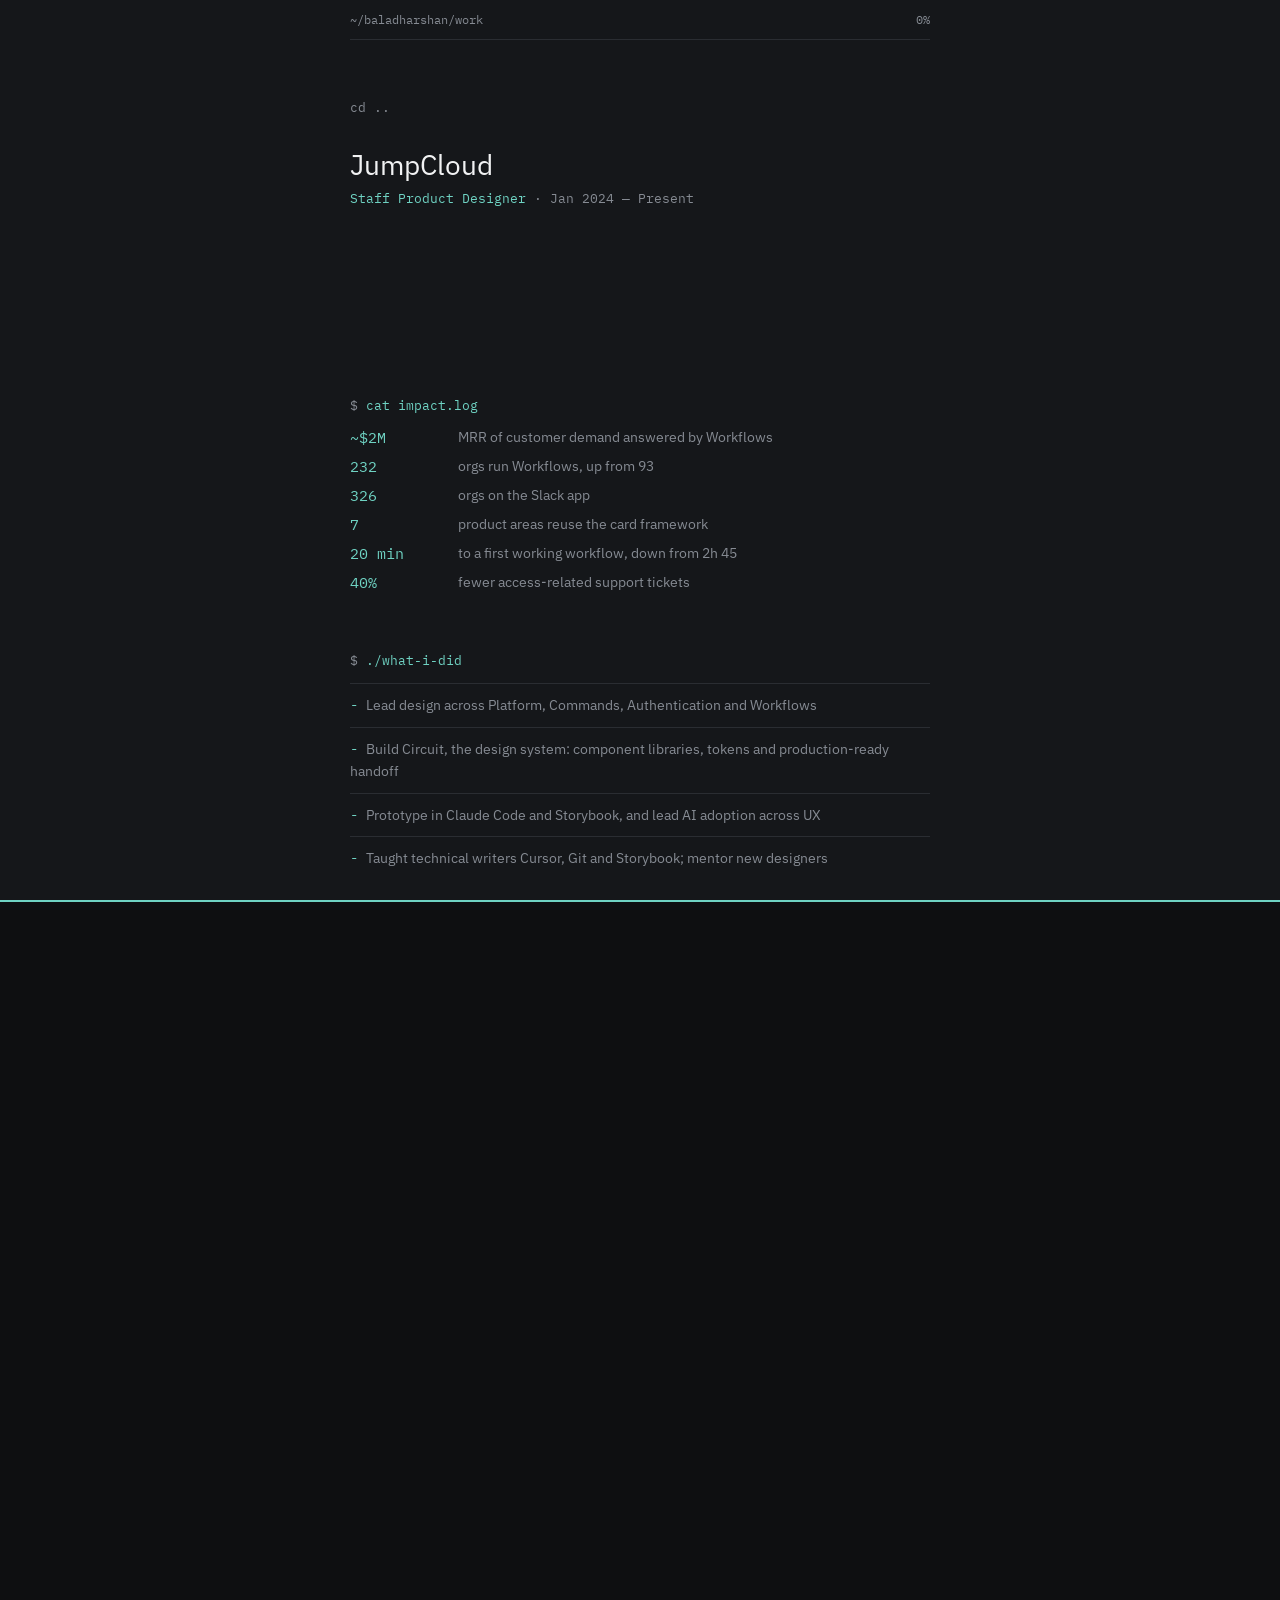
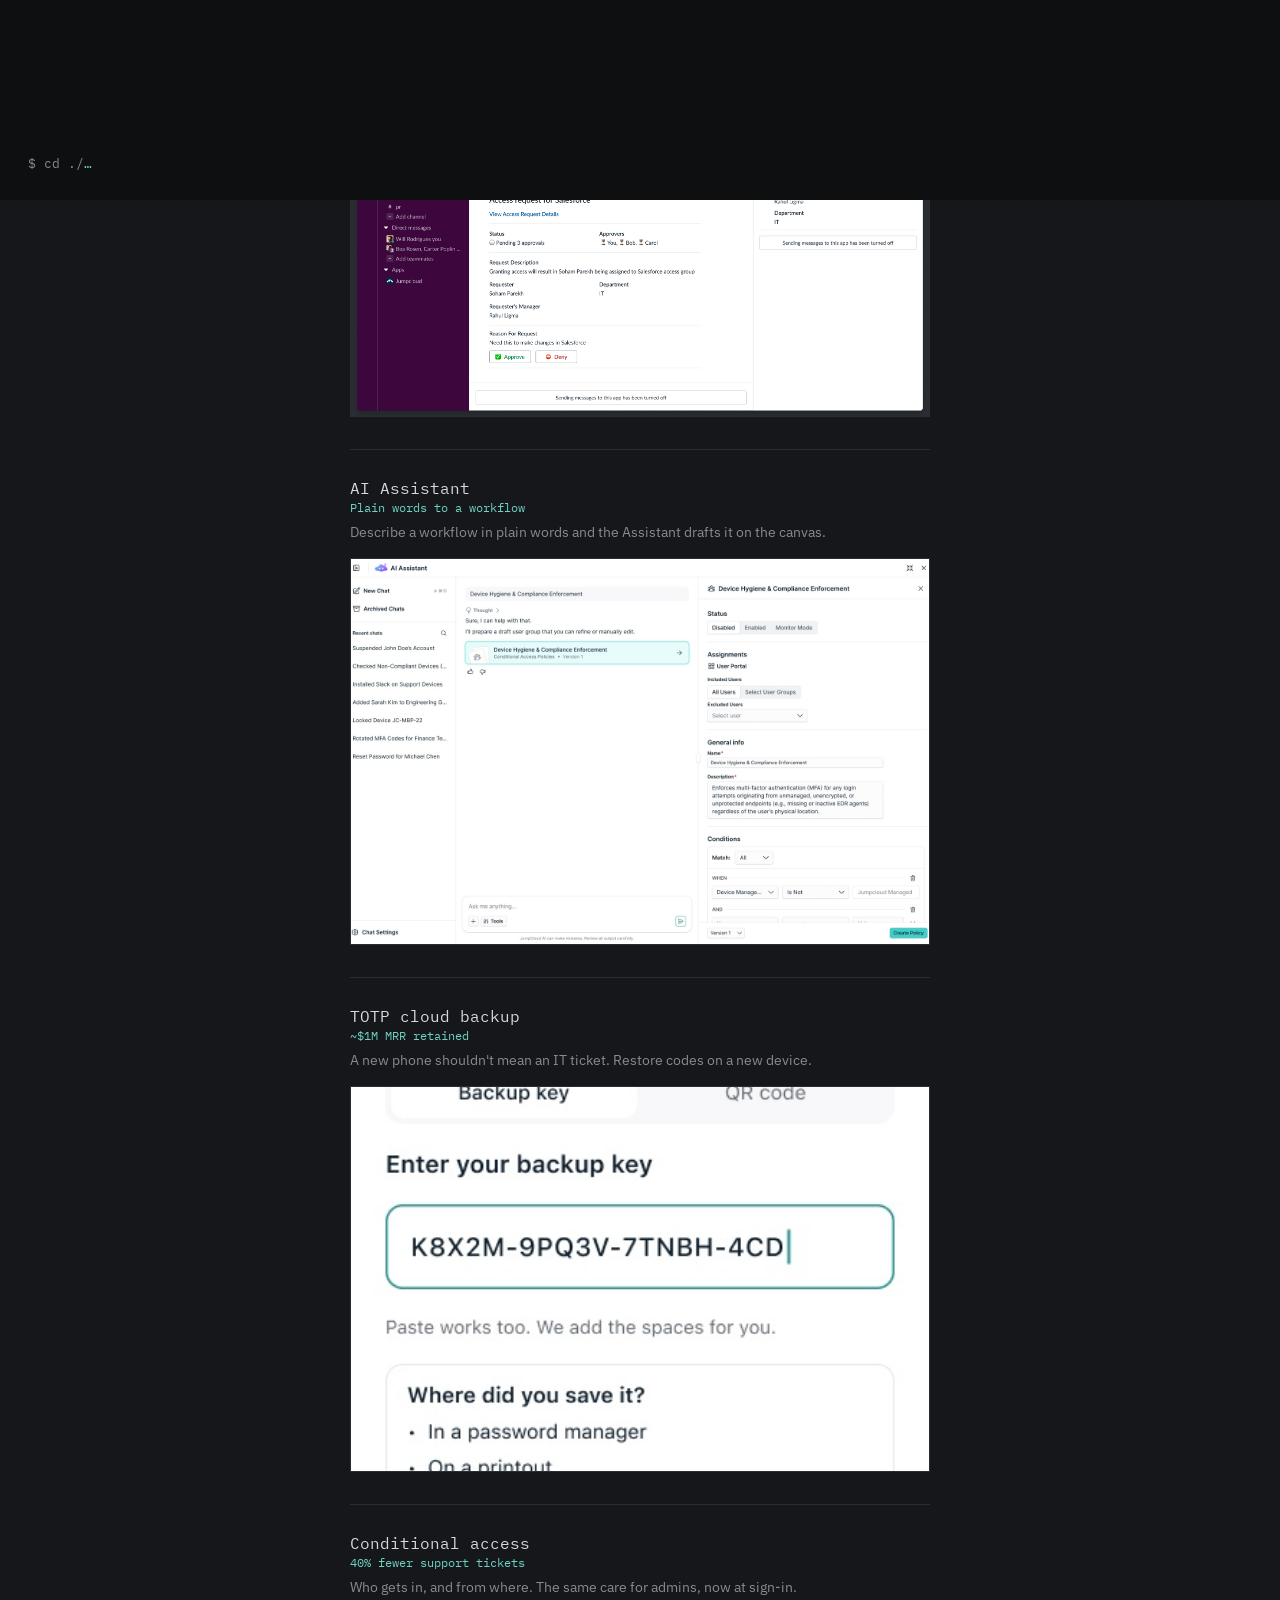
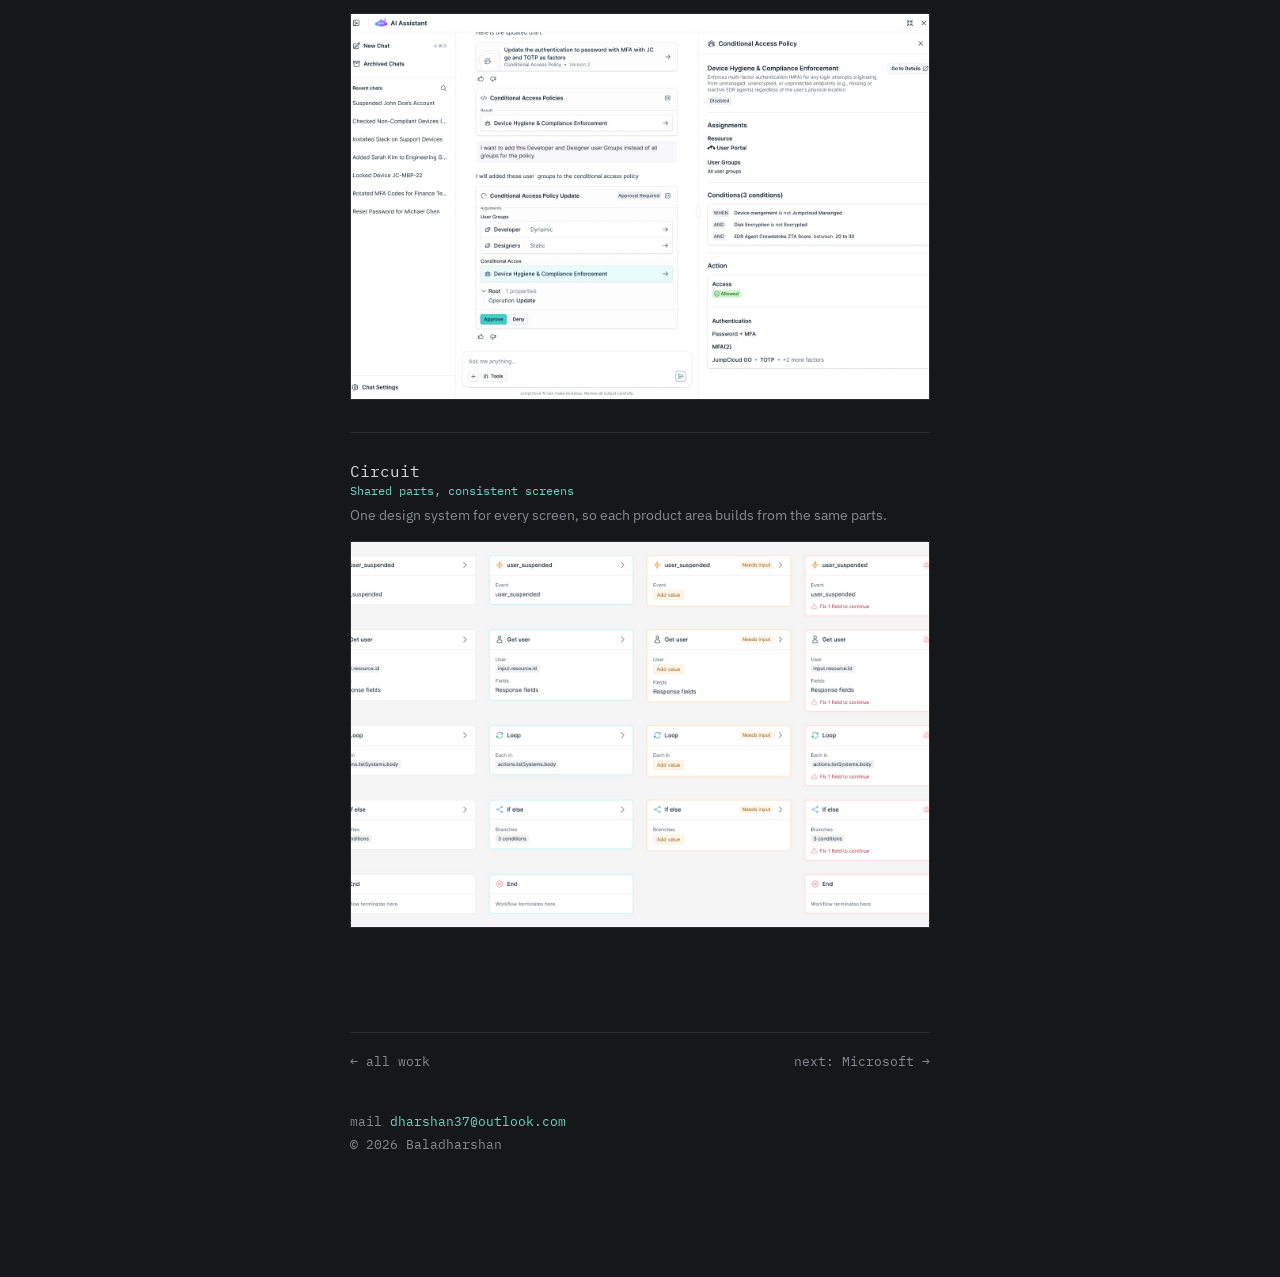
<file: company-terminal.html>
<!doctype html><html lang="en"><head><meta charset="utf-8"><meta name="viewport" content="width=device-width,initial-scale=1">
<title>Baladharshan — Work</title>
<link rel="preconnect" href="https://fonts.googleapis.com"><link rel="preconnect" href="https://fonts.gstatic.com" crossorigin>
<link href="https://fonts.googleapis.com/css2?family=IBM+Plex+Mono:wght@400&family=IBM+Plex+Sans:wght@400&display=swap" rel="stylesheet">
<link rel="stylesheet" href="shared.css">
<style>
:root{--bg:#15171A;--fg:#D7D9DC;--muted:#868B93;--line:#2A2D32;--accent:#F2B35E;--ui:'IBM Plex Sans',system-ui,sans-serif;--mono:'IBM Plex Mono',ui-monospace,monospace}
main{max-width:620px;margin:0 auto;padding:80px 20px 120px}
.status{position:sticky;top:0;background:var(--bg);font:12px var(--mono);color:var(--muted);padding:12px 0;border-bottom:1px solid var(--line);margin:-80px 0 56px;z-index:5;display:flex;justify-content:space-between}
.status b{color:var(--accent);font-weight:400}
.status a:hover{color:var(--accent)}
.wipe{--wipe-bg:#0E0F11;--wipe-fg:var(--accent);border-top:2px solid var(--accent)}.wipe span:before{content:"$ cd ./";color:var(--muted)}.wipe span:after{content:"…"}
.proj img{width:100%;aspect-ratio:16/10;object-fit:cover;display:block;background:var(--line);border:1px solid var(--line);transition:border-color .2s}
.proj img:hover,.proj img:focus-visible{border-color:var(--accent);outline:none}
.back{font:13px var(--mono);color:var(--muted);display:inline-block;margin-bottom:32px}.back:hover{color:var(--accent)}
h1{font:400 28px/1.2 var(--ui);color:#F1F2F3}
.meta{font:13px var(--mono);color:var(--muted);margin-top:8px}.meta b{color:var(--accent);font-weight:400}
.sum{margin-top:22px;font-size:16px;line-height:1.7;color:#B6BAC0}
.prompt{font:13px var(--mono);color:var(--accent);margin:60px 0 14px}.prompt:before{content:"$ ";color:var(--muted)}
.prompt .cur{display:inline-block;width:7px;height:13px;background:var(--accent);vertical-align:-2px;margin-left:2px;animation:bl 1s steps(1) infinite}
@keyframes bl{50%{opacity:0}}
.kv{display:grid;grid-template-columns:92px 1fr;gap:10px 16px;font-size:14px}
.kv b{font:400 15px var(--mono);color:var(--accent)}.kv span{color:var(--muted)}
ul.did{list-style:none;font-size:14px;line-height:1.6;color:var(--muted)}
ul.did li{padding:10px 0;border-top:1px solid var(--line)}ul.did li:before{content:"- ";color:var(--accent);font-family:var(--mono)}
.proj{display:flex;flex-direction:column-reverse;gap:14px;padding:28px 0 32px;border-top:1px solid var(--line)}
.proj img{width:100%;aspect-ratio:3/2;object-fit:cover;display:block;background:var(--line);border:1px solid var(--line)}
.proj h3{font:400 16px var(--mono);color:var(--fg)}
.proj .m{font:12px var(--mono);color:var(--accent);margin:2px 0 6px}
.proj p{font-size:14px;line-height:1.65;color:var(--muted)}
.proj .tx{display:block}
.next{display:flex;justify-content:space-between;margin-top:72px;padding-top:20px;border-top:1px solid var(--line);font:13px var(--mono)}
.next a{color:var(--muted)}.next a:hover{color:var(--accent)}
footer{margin-top:40px;font:13px/1.8 var(--mono);color:var(--muted)}footer a{color:var(--accent)}
.hint b{color:#15171A}

</style><link rel="icon" type="image/svg+xml" href="data:image/svg+xml,%3Csvg xmlns='http://www.w3.org/2000/svg' viewBox='0 0 64 64'%3E%3Crect width='64' height='64' rx='14' fill='%23EEFF00'/%3E%3Ctext x='32' y='47' text-anchor='middle' font-family='Arial Narrow,Impact,Arial,sans-serif' font-weight='900' font-size='46' fill='%23211C2B'%3EB%3C/text%3E%3C/svg%3E">
</head><body>
<main>
  <div class="status"><span>~/baladharshan/work<b id="cur"></b></span><span id="pct">0%</span></div>
  <a class="back" data-go=".." href="2-terminal-calm.html#work">cd ..</a>
  <div data-drift="-0.08" data-fade="1"><h1 id="h"></h1><div class="meta" id="meta"></div></div>
  <p class="sum rv" id="sum"></p>
  <div class="prompt" id="impact">cat impact.log</div><div class="kv" id="kv"></div>
  <div class="prompt" id="did">./what-i-did</div><ul class="did" id="didl"></ul>
  <div class="prompt" id="projects">ls ./projects</div><div id="pl"></div>
  <div class="next" id="next"></div>
  <footer>mail <a id="mail"></a><br>© 2026 Baladharshan</footer>
</main>
<script src="content.js"></script><script src="shared.js"></script><script src="pixel-portrait.js"></script>
<script>
const P=PF,$=id=>document.getElementById(id);
const reduce=matchMedia('(prefers-reduced-motion:reduce)').matches;
const list=P.work.filter(w=>w.detail),slug=new URLSearchParams(location.search).get('c');
let idx=list.findIndex(w=>w.detail.slug===slug);if(idx<0)idx=0;
const w=list[idx],d=w.detail;
document.title=w.co+' — Baladharshan';
document.documentElement.style.setProperty('--accent',d.accent);
$('h').textContent=w.co;
$('meta').innerHTML=`<b>${w.role}</b> · ${w.when}`;
$('sum').textContent=d.summary;
$('kv').innerHTML=d.impact.map(i=>`<b>${i.n}</b><span>${i.l}${i.est?' <em>(est.)</em>':''}</span>`).join('');
$('didl').innerHTML=d.did.map(t=>`<li>${t}</li>`).join('');
$('pl').innerHTML=d.projects.map(p=>`<div class="proj"><img src="${p.thumb||p.img}" data-src="${p.img}" data-cap="${p.t} — ${p.m}" alt="${p.t}" loading="lazy"><div><h3>${p.t}</h3><div class="m">${p.m}</div><p>${p.d}</p></div></div>`).join('');
const o=list[(idx+1)%list.length];
$('next').innerHTML=`<a data-go=".." href="2-terminal-calm.html#work">← all work</a>`+(list.length>1?`<a data-go="${o.detail.slug}" href="company-terminal.html?c=${o.detail.slug}">next: ${o.co} →</a>`:'');
$('mail').textContent=P.email;$('mail').href='mailto:'+P.email;
pageWipe();
lightbox('.proj img');
progress();drift();countUps('.kv b');
addEventListener('scroll',()=>{const h=document.documentElement;$('pct').textContent=Math.round(scrollY/(h.scrollHeight-innerHeight||1)*100)+'%'},{passive:true});
const names={impact:'/impact',did:'/what-i-did',projects:'/projects'};
spy(Object.keys(names),id=>$('cur').textContent='/'+slug.replace(/[^a-z]/g,'')+(id?names[id]:''));
document.querySelectorAll('.prompt').forEach(p=>{p.dataset.t=p.textContent;p.textContent=''});
document.querySelectorAll('.kv>*,.did li,.proj,.next').forEach(e=>e.classList.add('rv'));
const typeIO=new IntersectionObserver(es=>es.forEach(e=>{if(!e.isIntersecting)return;typeIO.unobserve(e.target);const el=e.target,t=el.dataset.t;let i=0;
  const tk=()=>{i++;el.innerHTML=t.slice(0,i)+'<span class="cur"></span>';if(i<t.length)setTimeout(tk,reduce?0:35)};tk()}),{threshold:1});
document.querySelectorAll('.prompt').forEach(p=>typeIO.observe(p));
reveal();
palette([{l:'All work',h:'←',go:()=>location.href='2-terminal-calm.html#work'},{l:'Impact',h:'§',go:jump('impact')},{l:'Projects',h:'§',go:jump('projects')}].concat(list.map(x=>({l:x.co,h:'→',go:()=>location.href='company-terminal.html?c='+x.detail.slug}))));
</script></body></html>
</file>
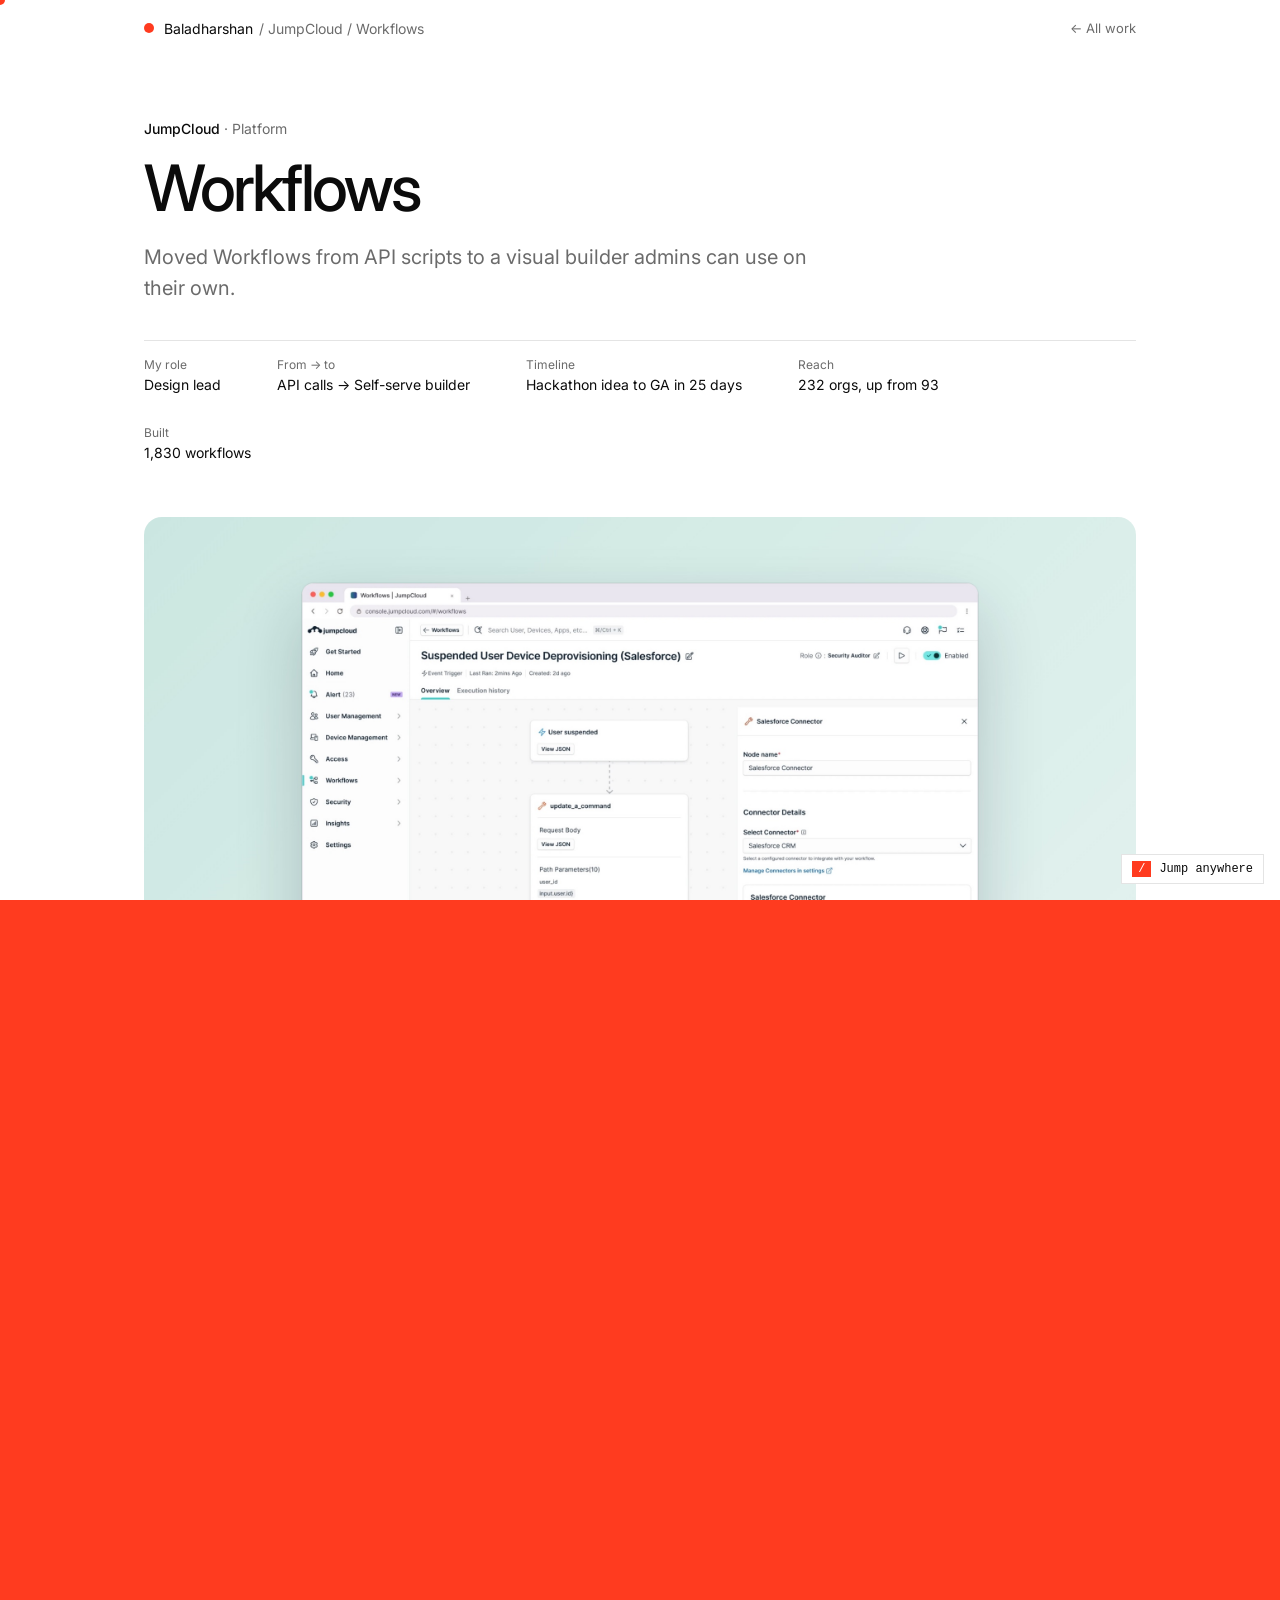
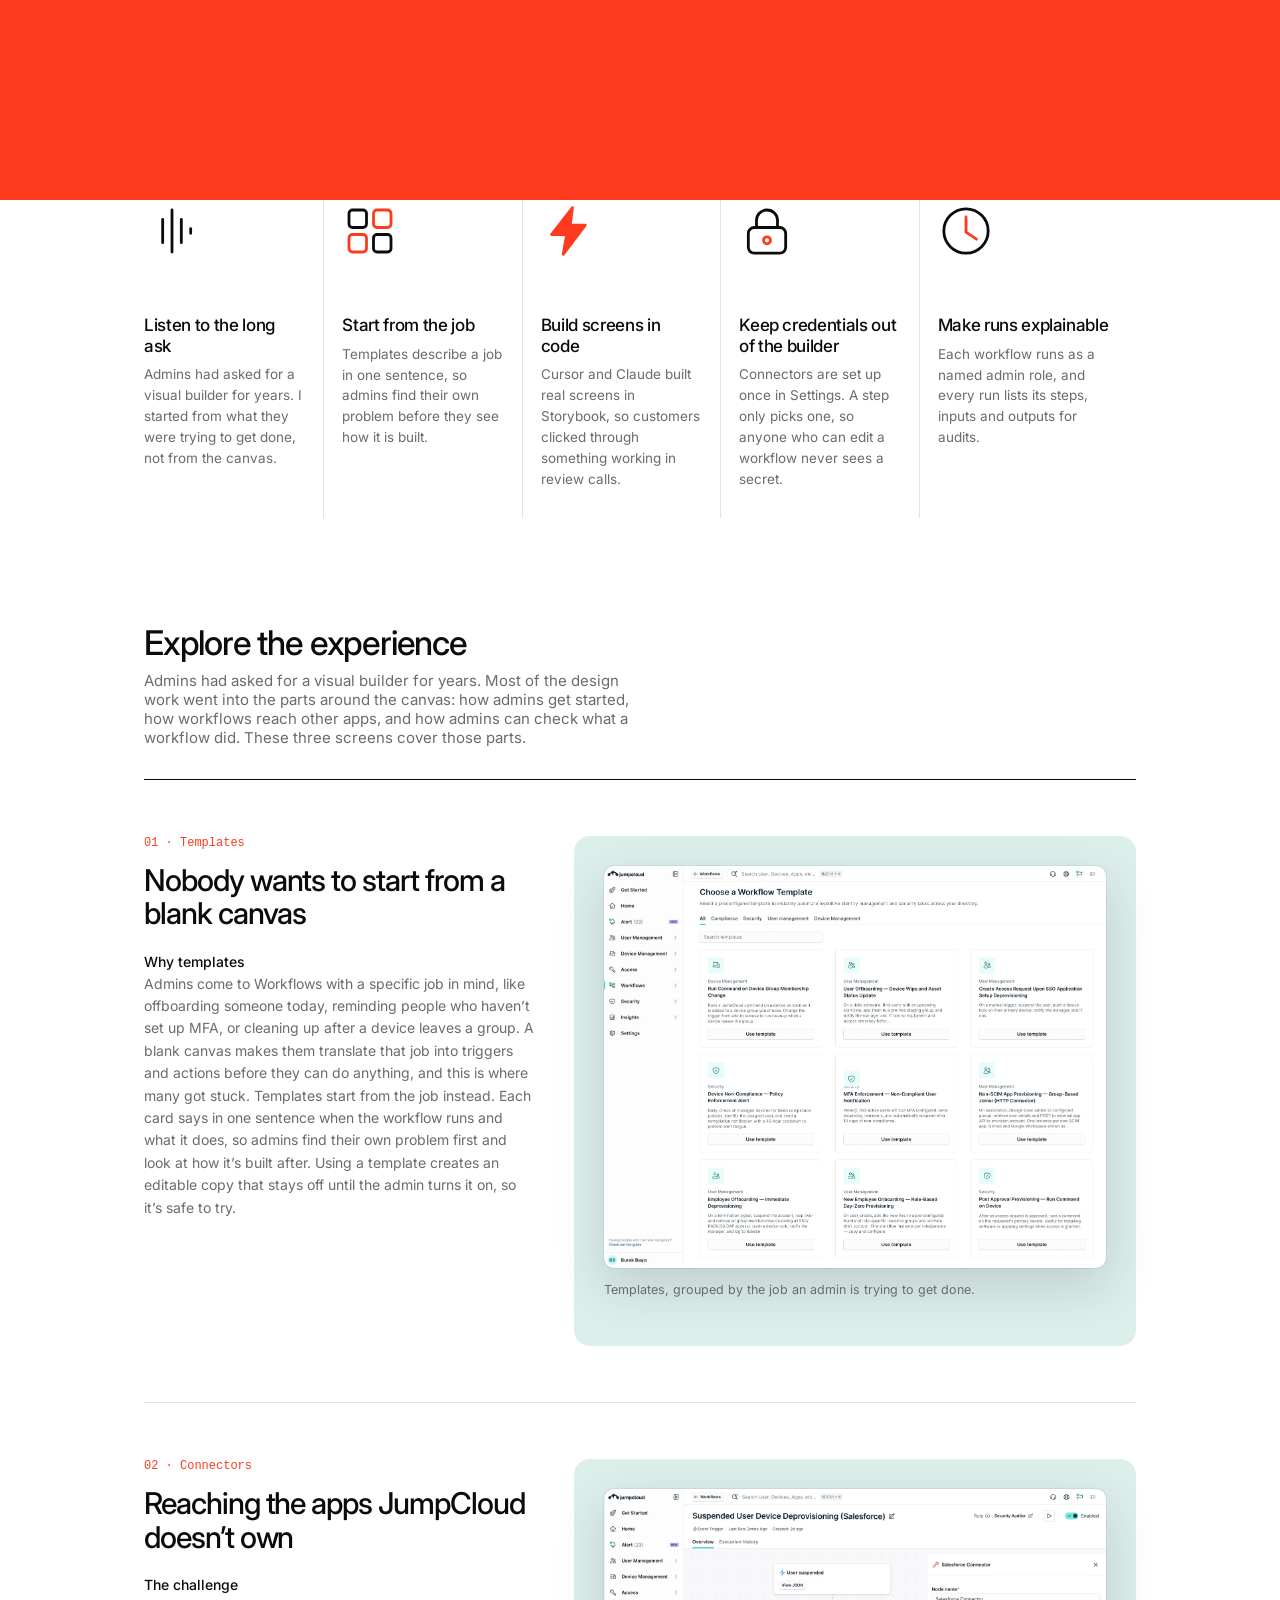
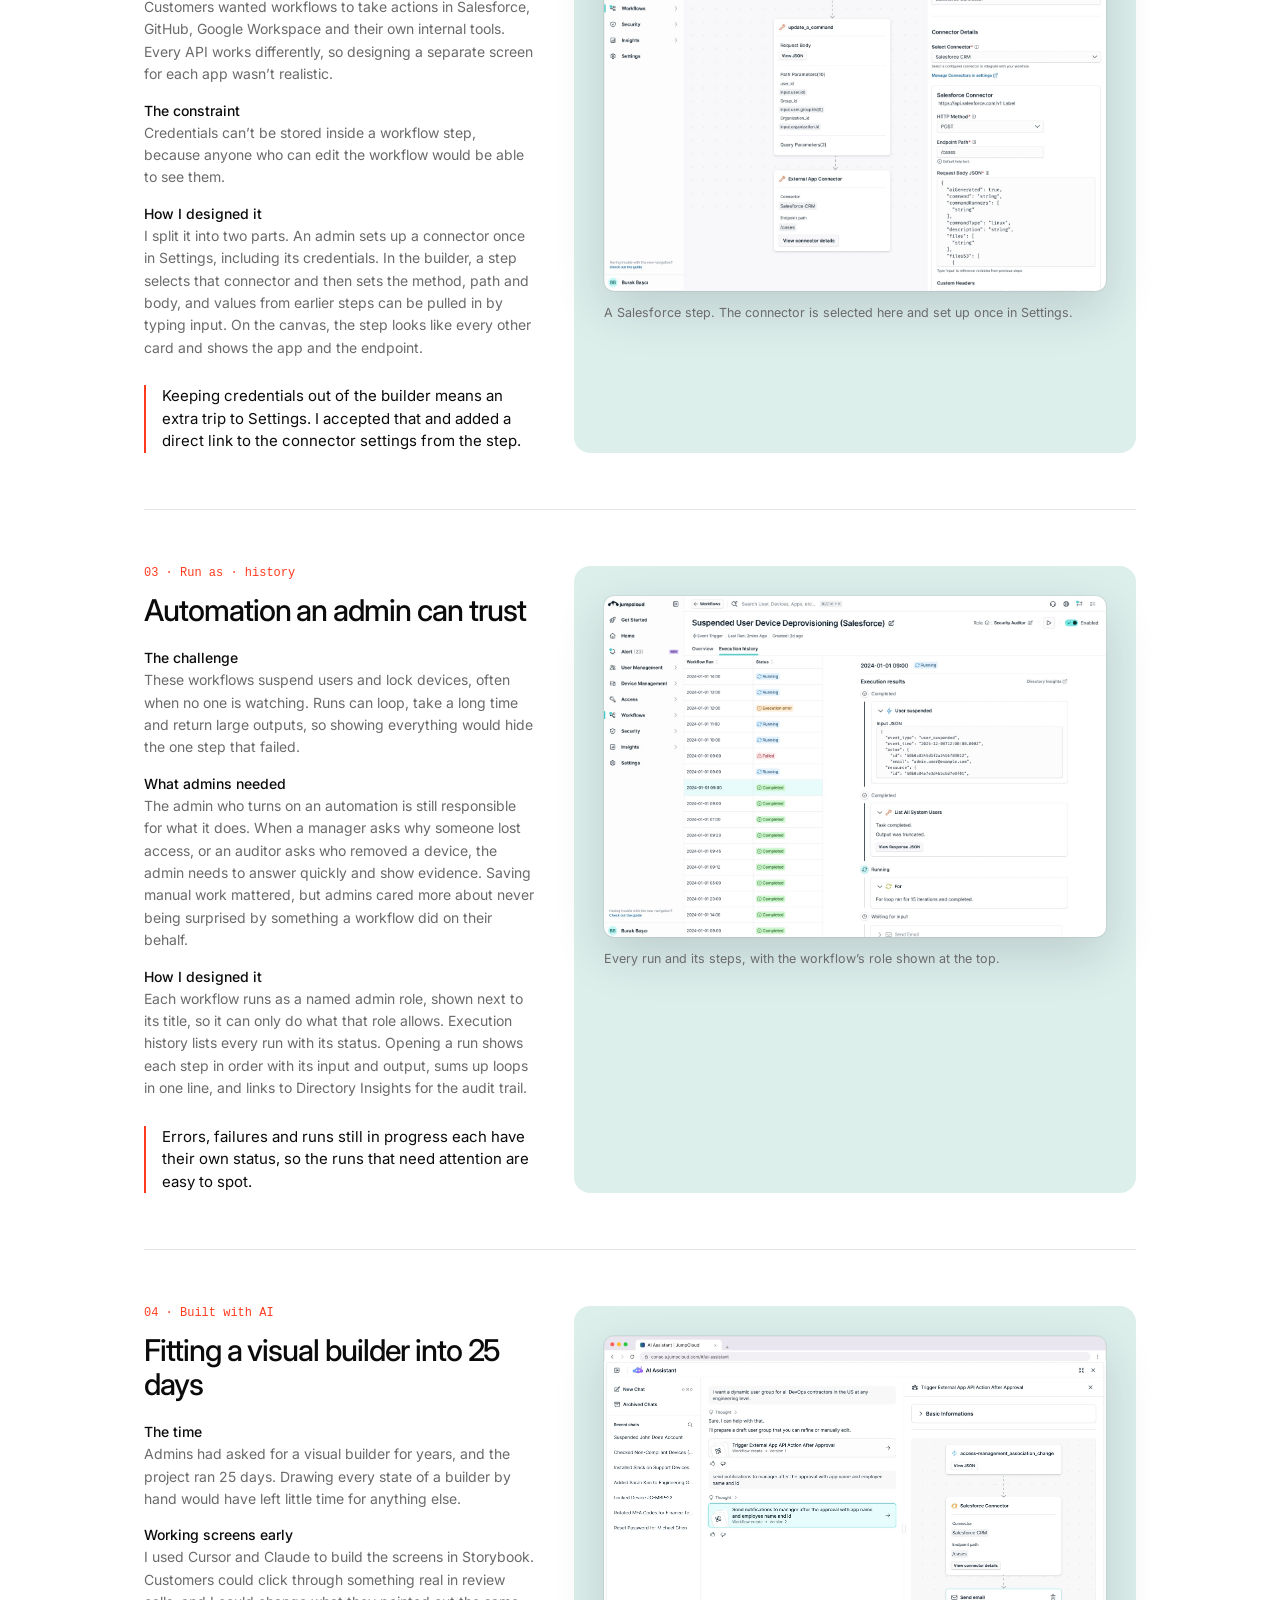
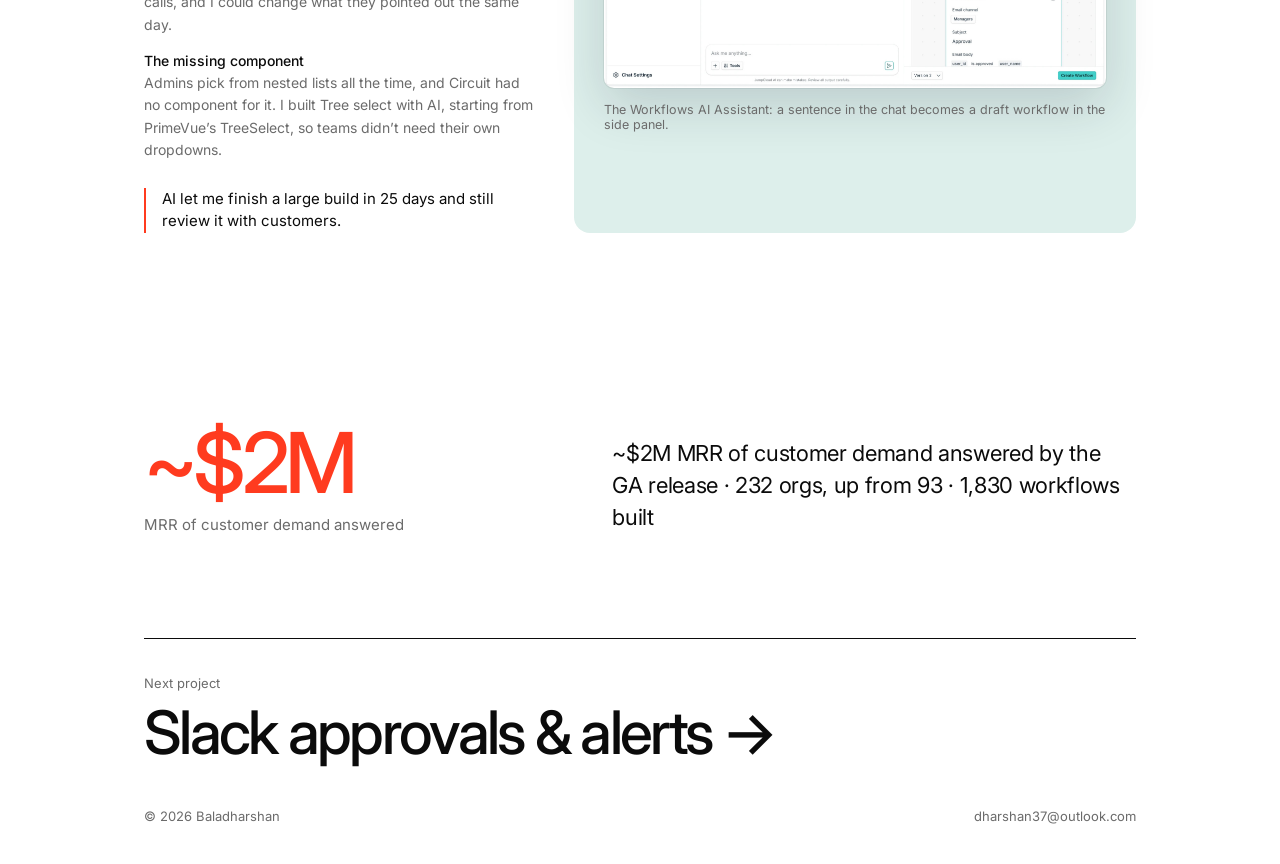
<file: project-swiss.html>
<!doctype html><html lang="en"><head><meta charset="utf-8"><meta name="viewport" content="width=device-width,initial-scale=1">
<title>Baladharshan — Project</title>
<link rel="preconnect" href="https://fonts.googleapis.com"><link rel="preconnect" href="https://fonts.gstatic.com" crossorigin>
<link href="https://fonts.googleapis.com/css2?family=Inter:wght@300;400;500;600&display=swap" rel="stylesheet">
<link rel="stylesheet" href="shared.css">
<style>
:root{--bg:#FFFFFF;--fg:#0B0B0B;--muted:#6B6B6B;--line:#E4E4E4;--accent:#FF3B1F;--accent-ink:#fff;--ui:'Inter',system-ui,sans-serif;--mono:ui-monospace,'SF Mono',Menlo,monospace;--wipe-bg:#FF3B1F;--wipe-fg:#fff;--wipe-font:400 clamp(40px,9vw,120px)/1 'Inter',sans-serif}
::selection{background:var(--accent);color:#fff}
body{overflow-x:hidden}
@media(hover:hover){body,a,button,input,[data-lb]{cursor:none}}
#cur-dot{position:fixed;left:0;top:0;width:10px;height:10px;border-radius:50%;background:var(--accent);pointer-events:none;z-index:95;transition:width .2s,height .2s,opacity .2s;margin:-5px 0 0 -5px}
#cur-dot.big{width:56px;height:56px;margin:-28px 0 0 -28px;opacity:.9}
@media(hover:none){#cur-dot{display:none}}
.wrap{max-width:1040px;margin:0 auto;padding:0 24px}
.top{position:sticky;top:0;z-index:20;background:var(--bg)}
.top .wrap{display:flex;justify-content:space-between;align-items:center;height:56px;font-size:14px}
.top .l{display:flex;align-items:center}.dot{display:inline-block;width:10px;height:10px;border-radius:50%;background:var(--accent);margin-right:10px}
.top a:hover{color:var(--accent)}.top .r{color:var(--muted);font-size:13px}
.hero{padding:64px 0 0}
.eyebrow{font-size:14px;color:var(--muted);margin-bottom:18px}.eyebrow b{font-weight:500;color:var(--fg)}
h1{font-weight:500;font-size:clamp(34px,6vw,64px);line-height:1.02;letter-spacing:-.045em;max-width:18ch}
.lead{margin-top:22px;max-width:52ch;font-size:clamp(17px,1.8vw,20px);line-height:1.55;color:var(--muted)}
.facts{display:flex;flex-wrap:wrap;gap:0;margin-top:36px;border-top:1px solid var(--line)}
.facts>div{padding:16px 28px 16px 0;margin-right:28px;font-size:14px}.facts small{display:block;font-size:12px;color:var(--muted);margin-bottom:4px}
.cover{margin-top:40px;border-radius:18px;overflow:hidden;background:var(--cbg)}
.cover img{display:block;width:100%;aspect-ratio:1200/860;object-fit:cover}
.sec{margin-top:104px}
.sec>h2{font-weight:500;font-size:clamp(24px,3.2vw,34px);letter-spacing:-.035em;margin-bottom:8px}
.sec>.sub{color:var(--muted);font-size:15px;max-width:56ch;margin-bottom:32px}
/* overview */
.ov{display:grid;grid-template-columns:repeat(3,minmax(0,1fr));gap:1px;background:var(--line);border:1px solid var(--line);border-radius:14px;overflow:hidden}
.ov>div{background:var(--bg);padding:26px 24px 30px}.ov small{display:block;font:12px var(--mono);color:var(--accent);margin-bottom:12px}
.ov p{font-size:15px;line-height:1.6}
/* method */
.mt{display:grid;grid-template-columns:repeat(var(--n,5),minmax(0,1fr));border-top:1px solid var(--fg)}
.mt>div{padding:18px 18px 28px 0;margin-right:18px;border-right:1px solid var(--line);min-height:300px;display:flex;flex-direction:column}
.mt>div:last-child{border-right:0;margin-right:0}
.mt .n{font:12px var(--mono);color:var(--muted)}
.mt .ic{margin:30px 0 30px;width:56px;height:56px}
.mt .ic svg{width:100%;height:100%;overflow:visible}
.mt .ic *{fill:none;stroke:var(--fg);stroke-width:2.4;stroke-linecap:round;stroke-linejoin:round;stroke-dasharray:var(--len,160);stroke-dashoffset:var(--len,160);transition:stroke-dashoffset 1.1s cubic-bezier(.2,.8,.2,1) var(--d,0s),fill .5s .6s}
.mt .ic .f{stroke:var(--accent)}
.mt>div.in .ic *{stroke-dashoffset:0}.mt>div.in .ic .fill{fill:var(--accent);stroke:var(--accent)}
.mt h3{font-weight:500;font-size:17px;letter-spacing:-.02em;margin:26px 0 8px;line-height:1.2}
.mt p{font-size:13.5px;line-height:1.55;color:var(--muted)}
@media(max-width:860px){.mt{grid-template-columns:1fr 1fr}.mt>div{min-height:0;border-right:0;margin-right:12px;border-bottom:1px solid var(--line)}}
@media(max-width:520px){.mt{grid-template-columns:1fr}}
/* explore the experience */
.ex{display:grid;grid-template-columns:minmax(0,.82fr) minmax(0,1.18fr);gap:40px;padding:56px 0;border-top:1px solid var(--line)}
.ex:first-of-type{border-top:1px solid var(--fg)}
.ex .tx{position:sticky;top:84px;align-self:start}
.ex .k{font:12px var(--mono);color:var(--accent);margin-bottom:14px}
.ex h3{font-weight:500;font-size:clamp(22px,2.6vw,30px);letter-spacing:-.035em;line-height:1.12;margin-bottom:22px}
.ex dl{display:grid;gap:16px}.ex dt{font-size:14px;font-weight:500;margin-bottom:3px}.ex dd{font-size:14px;line-height:1.6;color:var(--muted)}
.ex .call{margin-top:26px;padding-left:16px;border-left:2px solid var(--accent);font-size:15px;line-height:1.5}
.ex .pn{background:var(--cbg);border-radius:16px;padding:clamp(14px,3vw,30px);position:relative}
.ex .big{display:block;width:100%;border-radius:10px;box-shadow:0 18px 50px rgba(20,30,50,.16),0 0 0 1px rgba(0,0,0,.06);background:#fff;transition:transform .5s cubic-bezier(.2,.8,.2,1)}
.ex .pn:hover .big{transform:scale(1.01)}
.ex .ph-row{display:flex;gap:14px;justify-content:center;align-items:flex-start}
.ex .ph-row img{flex:1 1 0;min-width:0;max-width:200px;border-radius:22px;box-shadow:0 18px 50px rgba(20,30,50,.18),0 0 0 1px rgba(0,0,0,.06);background:#fff}
.ex .cap{font-size:12.5px;color:var(--muted);margin-top:14px;min-height:34px}
.ex .th{display:flex;gap:8px;margin-top:12px;flex-wrap:wrap}
.ex .th button{width:56px;height:40px;border:1.5px solid transparent;border-radius:6px;overflow:hidden;padding:0;background:#fff;opacity:.6;transition:opacity .2s,border-color .2s}
.ex .th button.on,.ex .th button:hover{opacity:1;border-color:var(--fg)}
.ex .th img{width:100%;height:100%;object-fit:cover;display:block}
@media(max-width:820px){.ex{grid-template-columns:1fr}.ex .tx{position:static}}
@media(max-width:560px){.ex .ph-row{overflow-x:auto;justify-content:flex-start;scroll-snap-type:x mandatory;-webkit-overflow-scrolling:touch;padding-bottom:6px}.ex .ph-row img{flex:0 0 62%;max-width:230px;scroll-snap-align:start}}
/* outcome + next */
.out{display:grid;grid-template-columns:minmax(0,.9fr) minmax(0,1.1fr);gap:40px;align-items:end;padding-top:28px}
.out b{display:block;font-weight:500;font-size:clamp(44px,7vw,84px);letter-spacing:-.05em;line-height:1;color:var(--accent)}
.out span{display:block;margin-top:10px;font-size:15px;color:var(--muted);max-width:30ch}
.out p{font-size:clamp(17px,2vw,22px);line-height:1.45;letter-spacing:-.015em}
@media(max-width:720px){.out{grid-template-columns:1fr}}
.next{display:block;margin-top:104px;padding:36px 0 44px;border-top:1px solid var(--fg);transition:background .25s,color .25s,padding .35s}
.next small{display:block;font-size:13px;color:var(--muted);margin-bottom:10px}
.next b{display:block;font-weight:500;font-size:clamp(30px,5.4vw,60px);letter-spacing:-.045em;line-height:1.05}
.next:hover{background:var(--accent);color:#fff;padding-left:24px;padding-right:24px}.next:hover small{color:#fffc}
footer{margin:0 0 40px;font-size:13px;color:var(--muted);display:flex;justify-content:space-between}
@media(max-width:720px){.ov{grid-template-columns:1fr}}
</style><link rel="icon" type="image/svg+xml" href="data:image/svg+xml,%3Csvg xmlns='http://www.w3.org/2000/svg' viewBox='0 0 64 64'%3E%3Crect width='64' height='64' rx='14' fill='%23FF3B1F'/%3E%3Ctext x='32' y='47' text-anchor='middle' font-family='Inter,Arial,sans-serif' font-weight='800' font-size='44' fill='%23fff'%3EB%3C/text%3E%3C/svg%3E">
</head><body>
<div id="cur-dot"></div>
<header class="top"><div class="wrap"><div class="l"><span class="dot"></span><a data-go="Work" href="index.html#work">Baladharshan</a><span style="color:var(--muted);margin-left:6px" id="cur"></span></div><div class="r"><a data-go="Work" href="index.html#work">← All work</a></div></div></header>
<main class="wrap">
  <section class="hero"><div class="eyebrow" id="eb"></div><h1 id="h"></h1><p class="lead" id="lead"></p><div class="facts" id="facts"></div>
    <div class="cover" id="cover"><img id="coverimg" alt=""></div></section>
  <section class="sec"><div class="ov" id="ov"></div></section>
  <section class="sec"><h2>How I worked</h2><p class="sub">The way of working that fit this project, in the order it happened.</p><div class="mt" id="mt"></div></section>
  <section class="sec"><h2>Explore the experience</h2><p class="sub" id="exsub"></p><div id="exs"></div></section>
  <section class="sec"><div class="out" id="out"></div></section>
  <a class="next" id="next"></a>
  <footer><span>© 2026 Baladharshan</span><a id="mail"></a></footer>
</main>
<script src="content.js"></script><script src="projects.js"></script><script src="shared.js"></script>
<script>
const $=id=>document.getElementById(id),pad=n=>String(n).padStart(2,'0'),CO={jumpcloud:'JumpCloud',microsoft:'Microsoft',lead:'UX leadership'};
const esc=s=>String(s==null?'':s).replace(/&/g,'&amp;').replace(/</g,'&lt;').replace(/"/g,'&quot;');
/* abstract method icons: line glyphs that draw themselves in as they scroll into view */
const IC={
 spark:'<path class="fill" d="M24 4l4 16 16 4-16 4-4 16-4-16L4 24l16-4z"/>',
 ear:'<path d="M8 24v0M16 14v20M24 6v36M32 14v20M40 22v4"/>',
 grid:'<rect x="6" y="6" width="15" height="15" rx="3"/><rect x="27" y="6" width="15" height="15" rx="3" class="f"/><rect x="6" y="27" width="15" height="15" rx="3" class="f"/><rect x="27" y="27" width="15" height="15" rx="3"/>',
 bolt:'<path class="fill" d="M27 4L9 27h13l-3 17 19-25H25z"/>',
 lock:'<rect x="8" y="21" width="32" height="22" rx="5"/><path d="M15 21v-6a9 9 0 0 1 18 0v6"/><circle class="f" cx="24" cy="32" r="3"/>',
 clock:'<circle cx="24" cy="24" r="19"/><path class="f" d="M24 12v13l9 6"/>',
 chat:'<path d="M6 10a5 5 0 0 1 5-5h26a5 5 0 0 1 5 5v18a5 5 0 0 1-5 5H20l-10 9v-9h-1a5 5 0 0 1-3-5z"/><path class="f" d="M15 16h18M15 24h11"/>',
 layers:'<path d="M24 5l19 10-19 10L5 15z"/><path class="f" d="M5 24l19 10 19-10"/><path d="M5 33l19 10 19-10"/>',
 loop:'<path d="M38 18a15 15 0 0 0-27-4"/><path class="f" d="M10 30a15 15 0 0 0 27 4"/><path d="M37 6v9h-9M11 42v-9h9"/>',
 pen:'<path d="M31 8l9 9-22 22-11 2 2-11z"/><path class="f" d="M26 13l9 9"/>',
 key:'<circle cx="15" cy="24" r="9"/><path class="f" d="M24 24h19M36 24v8M42 24v6"/>',
 target:'<circle cx="24" cy="24" r="19"/><circle cx="24" cy="24" r="10"/><circle class="fill" cx="24" cy="24" r="3"/>',
 nodes:'<circle cx="10" cy="24" r="5"/><circle cx="38" cy="10" r="5" class="f"/><circle cx="38" cy="38" r="5"/><path d="M15 23l18-11M15 25l18 11"/>',
 check:'<circle cx="24" cy="24" r="19"/><path class="f" d="M14 25l7 7 14-15"/>',
 phone:'<rect x="12" y="4" width="24" height="40" rx="6"/><path class="f" d="M20 10h8M21 38h6"/>',
 bell:'<path d="M12 33V21a12 12 0 0 1 24 0v12l4 5H8z"/><path class="f" d="M20 43a4 4 0 0 0 8 0"/>',
 shield:'<path d="M24 4l16 6v12c0 11-7 18-16 22C15 40 8 33 8 22V10z"/><path class="f" d="M16 23l6 6 11-12"/>',
 question:'<circle cx="24" cy="24" r="19"/><path class="f" d="M18 19a6 6 0 1 1 9 5c-2 1-3 2-3 5"/><circle class="fill" cx="24" cy="35" r="1.6"/>',
 eye:'<path d="M3 24C9 13 16 8 24 8s15 5 21 16c-6 11-13 16-21 16S9 35 3 24z"/><circle class="f" cx="24" cy="24" r="6"/>',
 branch:'<circle cx="12" cy="9" r="4"/><circle cx="12" cy="39" r="4"/><circle cx="36" cy="18" r="4" class="f"/><path d="M12 13v22M12 30c0-8 24-2 24-8"/>',
 users:'<circle cx="17" cy="16" r="7"/><path d="M4 41a13 13 0 0 1 26 0"/><circle class="f" cx="34" cy="19" r="5"/><path class="f" d="M34 31a10 10 0 0 1 11 10"/>'
};
const icon=(k,i)=>`<svg viewBox="0 0 48 48" aria-hidden="true">${(IC[k]||IC.spark).replace(/<(path|rect|circle)/g,(m)=>m+` pathLength="160" style="--d:${i*.08}s"`)}</svg>`;

const slug=new URLSearchParams(location.search).get('p');let idx=PJ.findIndex(p=>p.slug===slug);if(idx<0)idx=0;
const p=PJ[idx],nx=PJ[(idx+1)%PJ.length],coName=CO[p.co]||p.co;
document.title=p.name+' — Baladharshan';pageWipe();
document.documentElement.style.setProperty('--cbg',p.bg);
$('cur').textContent=' / '+coName+' / '+p.name;
$('eb').innerHTML=`<b>${coName}</b> · ${esc(p.area)}`;$('h').textContent=p.name;$('lead').textContent=p.line;
$('facts').innerHTML=[['My role',p.role],['From → to',p.frm+' → '+p.to]].concat(p.facts||[]).map(f=>`<div><small>${esc(f[0])}</small>${esc(f[1])}</div>`).join('');
$('coverimg').src='thumbs/cards/'+p.slug+'.jpg';$('coverimg').alt=p.name;
$('ov').innerHTML=[['The problem',p.prob],['What I did',p.did],['Where it landed',p.out||p.line]].map((o,i)=>`<div class="rv"><small>0${i+1} · ${o[0]}</small><p>${esc(o[1])}</p></div>`).join('');
$('mt').style.setProperty('--n',p.method.length);
$('mt').innerHTML=p.method.map((m,i)=>`<div class="rv"><span class="n">${pad(i+1)}</span><div class="ic">${icon(m.i,i)}</div><h3>${esc(m.t)}</h3><p>${esc(m.d)}</p></div>`).join('');
$('exsub').textContent=p.intro;
$('exs').innerHTML=p.ch.map((c,ci)=>{
  const phones=c.imgs.length&&c.imgs.every(x=>x.phone);
  const panel=phones
    ?`<div class="ph-row">${c.imgs.map(x=>`<img class="ex-big" src="${x.src}" data-src="${x.src}" data-cap="${esc(c.k+' — '+x.cap)}" alt="${esc(x.cap)}" loading="lazy">`).join('')}</div><div class="cap">${esc(c.imgs[0].cap)}</div>`
    :c.imgs.length?`<img class="big ex-big" src="${c.imgs[0].src}" data-src="${c.imgs[0].src}" data-cap="${esc(c.k+' — '+c.imgs[0].cap)}" alt="${esc(c.imgs[0].cap)}"><div class="cap">${esc(c.imgs[0].cap)}</div>`
      +(c.imgs.length>1?`<div class="th">${c.imgs.map((x,xi)=>`<button type="button" class="${xi?'':'on'}" data-i="${xi}" aria-label="Screen ${xi+1}"><img src="${x.src}" alt=""></button>`).join('')}</div>`:''):'';
  return `<div class="ex rv" data-c="${ci}"><div class="tx"><div class="k">${pad(ci+1)} · ${esc(c.k)}</div><h3>${esc(c.h)}</h3><dl>${c.blocks.map(b=>`<div><dt>${esc(b.t)}</dt><dd>${esc(b.d)}</dd></div>`).join('')}</dl>${c.call?`<p class="call">${esc(c.call)}</p>`:''}</div><div class="pn">${panel}</div></div>`}).join('');
document.querySelectorAll('.ex .th').forEach(t=>{const ex=t.closest('.ex'),c=p.ch[+ex.dataset.c],big=ex.querySelector('.big'),cap=ex.querySelector('.cap');
  t.addEventListener('click',e=>{const b=e.target.closest('button');if(!b)return;const x=c.imgs[+b.dataset.i];big.src=x.src;big.dataset.src=x.src;big.dataset.cap=c.k+' — '+x.cap;big.alt=x.cap;cap.textContent=x.cap;t.querySelectorAll('button').forEach(o=>o.classList.toggle('on',o===b))})});
$('out').innerHTML=`<div><b>${esc(p.metric)}</b><span>${esc(p.metricL)}</span></div><p>${esc(p.out||p.line)}</p>`;
$('next').innerHTML=`<small>Next project</small><b>${esc(nx.name)} →</b>`;$('next').href='project-swiss.html?p='+nx.slug;$('next').dataset.go=nx.name;
$('mail').textContent=PF.email;$('mail').href='mailto:'+PF.email;
/* method cells draw in when they reach the viewport */
const io=new IntersectionObserver(es=>es.forEach(e=>{if(e.isIntersecting){e.target.classList.add('in');io.unobserve(e.target)}}),{threshold:.35});
document.querySelectorAll('.mt>div').forEach(d=>io.observe(d));
lightbox('.ex-big');progress();reveal();
const dot=$('cur-dot');let mx=0,my=0,dx=0,dy=0;addEventListener('mousemove',e=>{mx=e.clientX;my=e.clientY});
(function loop(){dx+=(mx-dx)*.22;dy+=(my-dy)*.22;dot.style.transform='translate('+dx+'px,'+dy+'px)';requestAnimationFrame(loop)})();
document.addEventListener('mouseover',e=>dot.classList.toggle('big',!!e.target.closest('a.next,.ex-big')));
palette([{l:'All work',h:'←',go:()=>location.href='index.html#work'}].concat(PJ.map(x=>({l:x.name,h:'→',go:()=>location.href='project-swiss.html?p='+x.slug}))));
</script></body></html>
</file>
<file: shared.css>
*{box-sizing:border-box;margin:0;padding:0}
html{scroll-behavior:smooth}
body{background:var(--bg);color:var(--fg);font-family:var(--ui);-webkit-font-smoothing:antialiased}
a{color:inherit;text-decoration:none}
.mono{font-family:var(--mono)}
.w{display:inline-block;opacity:0;filter:blur(6px);transform:translateY(4px);animation:win .6s cubic-bezier(.2,.7,.2,1) forwards;animation-delay:calc(var(--i)*32ms + var(--d,0ms))}
@keyframes win{to{opacity:1;filter:none;transform:none}}
.rv{opacity:0;transform:translateY(8px);transition:opacity .6s ease,transform .6s ease;transition-delay:calc(var(--i,0)*70ms)}
.rv.in{opacity:1;transform:none}
@media (prefers-reduced-motion:reduce){.w{animation:none;opacity:1;filter:none;transform:none}.rv{opacity:1;transform:none;transition:none}}
/* command hint + palette */
.hint{position:fixed;right:16px;bottom:16px;display:flex;gap:8px;align-items:center;font:12px var(--mono);background:var(--bg);color:var(--fg);border:1px solid var(--line);padding:6px 10px;cursor:pointer;z-index:20}
.hint b{background:var(--accent);color:var(--accent-ink,#000);font-weight:400;padding:1px 6px}
.pal{position:fixed;inset:0;background:color-mix(in srgb,var(--bg) 70%,transparent);backdrop-filter:blur(4px);display:none;align-items:flex-start;justify-content:center;padding-top:18vh;z-index:30}
.pal.open{display:flex}
.pal-box{width:min(460px,92vw);background:var(--bg);border:1px solid var(--line);box-shadow:0 20px 60px rgba(0,0,0,.18)}
.pal input{width:100%;background:none;border:0;border-bottom:1px solid var(--line);color:var(--fg);font:15px var(--mono);padding:14px 16px;outline:0}
.pal ul{list-style:none;max-height:300px;overflow:auto}
.pal li{display:flex;justify-content:space-between;padding:10px 16px;font:13px var(--mono);cursor:pointer;color:var(--muted)}
.pal li.on{background:var(--accent);color:var(--accent-ink,#000)}
/* gated deck */
.gate{border:1px solid var(--line);padding:24px;display:flex;gap:24px;justify-content:space-between;align-items:center;flex-wrap:wrap}
.gate small{font:11px var(--mono);letter-spacing:.08em;text-transform:uppercase;color:var(--muted)}
.gate h3{font-weight:400;font-size:20px;margin:8px 0 4px}
.gate p{font-size:14px;color:var(--muted);max-width:30ch;line-height:1.5}
.gate form{display:flex;margin-top:16px;border:1px solid var(--line)}
.gate input{background:none;border:0;color:var(--fg);padding:9px 10px;font:13px var(--mono);outline:0;width:160px}
.gate button{background:var(--fg);color:var(--bg);border:0;font:12px var(--mono);padding:0 12px;cursor:pointer}
.gate .err{font:12px var(--mono);color:var(--muted);margin-top:10px;min-height:16px}
.gate.shake form{animation:sh .35s}
@keyframes sh{20%{transform:translateX(-5px)}60%{transform:translateX(5px)}}
.prog{position:fixed;top:0;left:0;right:0;height:2px;background:var(--accent);transform-origin:0 50%;transform:scaleX(0);z-index:40}
/* expandable company rows */
[data-acc] .head{cursor:pointer}
.acc{display:grid;grid-template-rows:0fr;transition:grid-template-rows .5s cubic-bezier(.2,.7,.2,1)}
.acc>div{overflow:hidden;min-height:0}
[data-acc].open .acc{grid-template-rows:1fr}
.pjs{display:grid;grid-template-columns:repeat(auto-fill,minmax(210px,1fr));gap:12px;padding:14px 0 6px}
.pj{display:block;border:1px solid var(--line);padding:10px;background:var(--bg);transition:transform .25s,border-color .25s}
.pj:hover{transform:translateY(-3px);border-color:var(--fg)}
.pj img{width:100%;aspect-ratio:3/2;object-fit:cover;display:block;margin-bottom:10px;background:var(--line)}
.pj-m{display:block;font:20px var(--mono);margin-bottom:2px}
.pj-t{display:block;font-size:14px}
.pj-d{display:block;font-size:12px;color:var(--muted);line-height:1.45;margin:4px 0 8px}
.pj-go{font:11px var(--mono);color:var(--muted)}
.pj:hover .pj-go{color:var(--fg)}
.tog{display:inline-block;width:14px;text-align:center;transition:transform .3s;font-family:var(--mono);color:var(--muted)}
[data-acc].open .tog{transform:rotate(45deg)}
/* page wipe */
.wipe{position:fixed;inset:0;z-index:100;transform:translateY(100%);pointer-events:none;transition:transform .48s cubic-bezier(.7,0,.2,1);display:flex;align-items:flex-end;padding:28px;background:var(--wipe-bg,var(--accent));color:var(--wipe-fg,#000)}
.wipe.in{transform:none;pointer-events:all}
.wipe.cover{transform:none;transition:none}
.wipe.out{transform:translateY(-100%)}
.wipe span{font:var(--wipe-font,13px var(--mono))}
.sw{opacity:0;transform:translateY(-6px)}
.thx{transition:opacity .26s,transform .26s}
body{font-family:var(--ui),'Noto Sans Tamil','Noto Sans Telugu','Noto Sans Devanagari','Noto Sans Kannada','Noto Sans Malayalam',sans-serif}
@media (prefers-reduced-motion:reduce){.wipe{display:none}}

/* lightbox: click any [data-lb] image to see it whole */
.lb{position:fixed;inset:0;z-index:90;display:flex;flex-direction:column;align-items:center;justify-content:center;padding:56px 24px 72px;background:color-mix(in srgb,var(--bg) 94%,transparent);backdrop-filter:blur(10px);-webkit-backdrop-filter:blur(10px);opacity:0;visibility:hidden;transition:opacity .28s,visibility 0s .28s}
.lb.on{opacity:1;visibility:visible;transition:opacity .28s}
.lb img{max-width:min(1200px,100%);max-height:100%;object-fit:contain;display:block;transform:scale(.96);opacity:0;transition:transform .45s cubic-bezier(.2,.8,.2,1),opacity .3s;box-shadow:0 30px 90px rgba(0,0,0,.35)}
.lb.on img.ok{transform:none;opacity:1}
.lb .lb-bar{position:absolute;left:0;right:0;bottom:0;display:flex;justify-content:space-between;align-items:center;gap:16px;padding:18px 24px;font:12px var(--mono);color:var(--muted)}
.lb .lb-cap{color:var(--fg);font:13px var(--mono);text-align:center;flex:1}
.lb button{font:12px var(--mono);color:var(--fg);background:none;border:1px solid var(--line);padding:8px 14px;cursor:pointer;transition:background .2s,color .2s,border-color .2s}
.lb button:hover{background:var(--accent);border-color:var(--accent);color:var(--accent-ink,#000)}
.lb .lb-x{position:absolute;top:16px;right:20px}
.lb .lb-n{min-width:64px}
[data-lb]{cursor:zoom-in}
@media(max-width:560px){.lb{padding:56px 12px 96px}.lb .lb-bar{flex-wrap:wrap;justify-content:center}.lb .lb-cap{order:-1;flex-basis:100%}}
</file>
